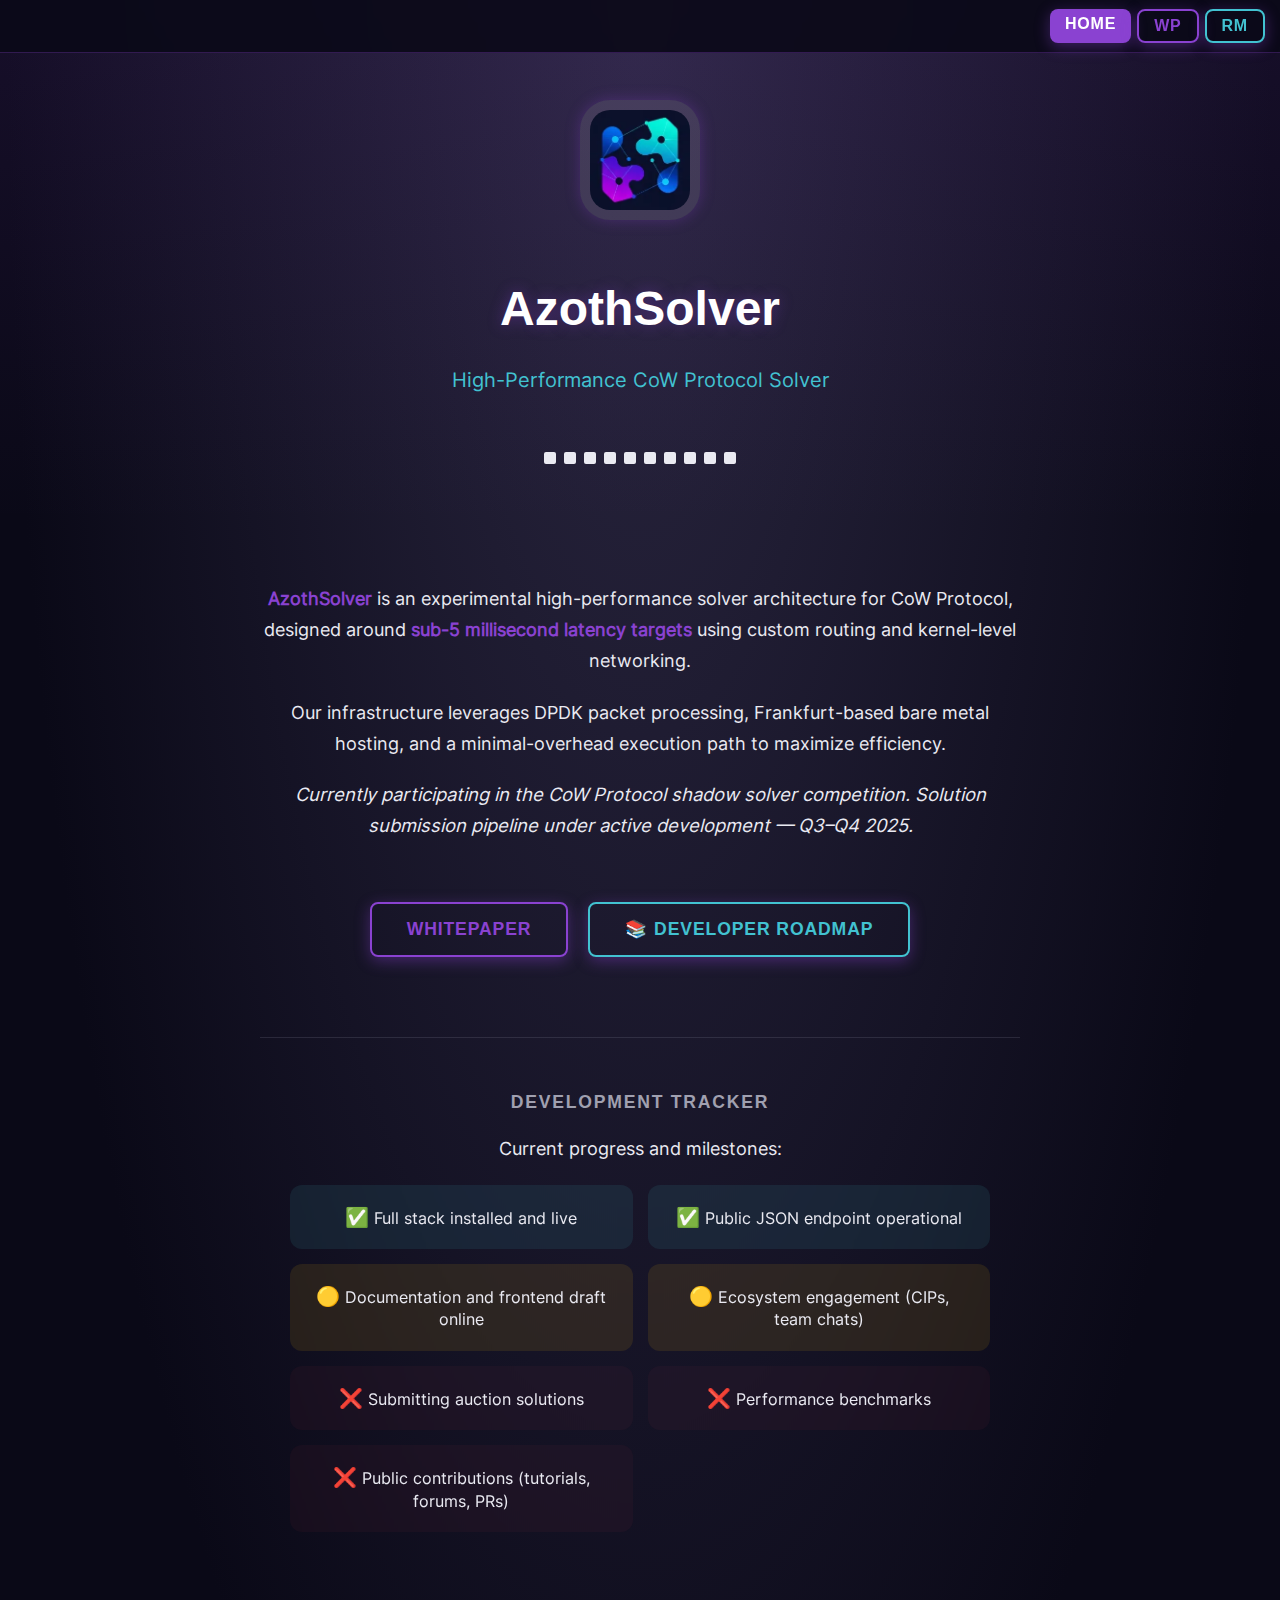
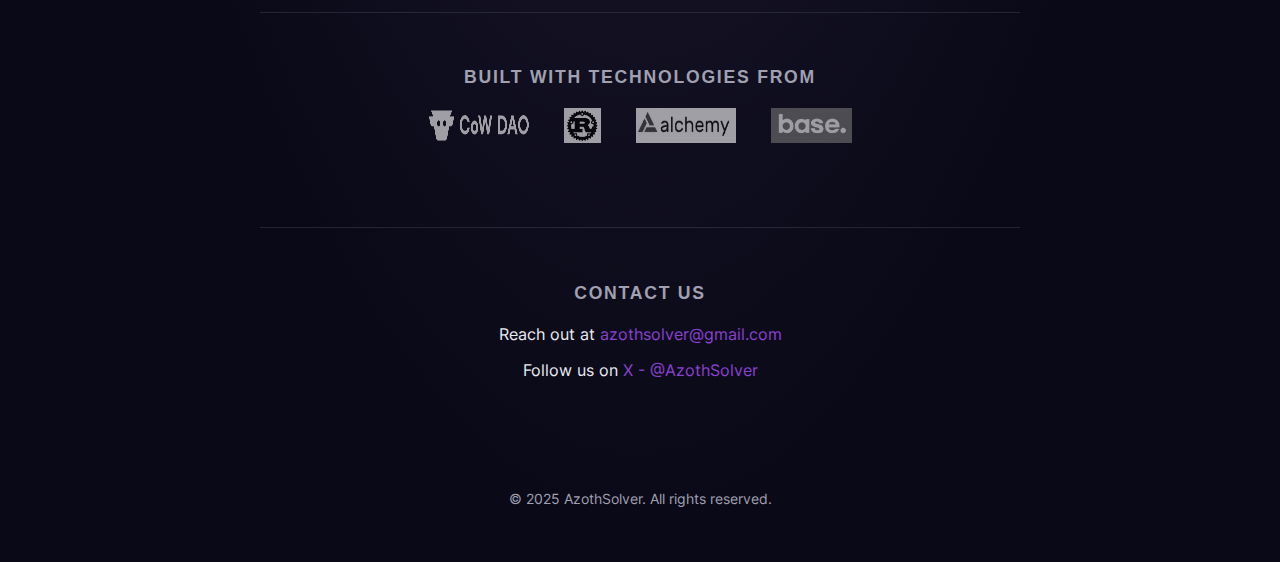
<file: index.html>
<!DOCTYPE html>
<html lang="en">
  <head>
    <meta charset="UTF-8" />
    <meta name="viewport" content="width=device-width, initial-scale=1.0" />
    <meta name="description" content="AzothSolver: Experimental high-performance solver architecture for CoW Protocol with sub-5 millisecond latency targets and kernel-level networking." />
    <meta property="og:title" content="AzothSolver">
    <meta property="og:description" content="High-frequency trading solver for CoW Protocol.">
    <meta property="og:image" content="assets/images/logo.webp">
    <title>AzothSolver</title>
  
    <!-- Preload assets -->
    <link rel="preload" href="assets/images/logo.webp" as="image">
    <link rel="preload" href="assets/images/cow-dao-logo.webp" as="image">
    <link rel="preload" href="assets/images/rust-logo.webp" as="image">
    <link rel="preload" href="assets/images/alchemy-logo.webp" as="image">
    <link rel="preload" href="assets/images/base-logo.webp" as="image">
    <link rel="preload" href="assets/fonts/inter-400.woff2" as="font" type="font/woff2" crossorigin>
    <link rel="preload" href="assets/fonts/inter-700.woff2" as="font" type="font/woff2" crossorigin>
    <link rel="preload" href="assets/fonts/space-grotesk-700.woff2" as="font" type="font/woff2" crossorigin>
  
    <!-- Link to external CSS file -->
    <link rel="stylesheet" href="assets/css/styles.css">
  </head>

<body>
  <nav class="top-nav">
    <a href="/" class="nav-button">Home</a>
    <a href="/whitepaper.html" class="nav-button secondary">WP</a>
    <a href="/roadmap.html" class="nav-button tertiary">RM</a>
  </nav>
  <header>
    <img src="assets/images/logo.webp" alt="AzothSolver Logo" class="logo" width="120" height="120" />
    <h1>AzothSolver</h1>
    <p class="tagline">High-Performance CoW Protocol Solver</p>
    <div class="pixel-bar">
      <div class="pixel" style="--n:1"></div>
      <div class="pixel" style="--n:2"></div>
      <div class="pixel" style="--n:3"></div>
      <div class="pixel" style="--n:4"></div>
      <div class="pixel" style="--n:5"></div>
      <div class="pixel" style="--n:6"></div>
      <div class="pixel" style="--n:7"></div>
      <div class="pixel" style="--n:8"></div>
      <div class="pixel" style="--n:9"></div>
      <div class="pixel" style="--n:10"></div>
    </div>
  </header>

  <main>
    <section class="pitch">
      <p><span class="highlight">AzothSolver</span> is an experimental high-performance solver architecture for CoW Protocol, designed around <span class="highlight">sub-5 millisecond latency targets</span> using custom routing and kernel-level networking.</p>
      <p>Our infrastructure leverages DPDK packet processing, Frankfurt-based bare metal hosting, and a minimal-overhead execution path to maximize efficiency.</p>
      <p><em>Currently participating in the CoW Protocol shadow solver competition. Solution submission pipeline under active development — Q3–Q4 2025.</em></p>
    </section>

    <section class="whitepaper-cta">
      <a href="/whitepaper.html" class="cta-button secondary">
        WhitePaper
      </a>
      
      <a href="/roadmap.html" class="cta-button tertiary">
        📚 Developer Roadmap
      </a>
    </section>

    <section class="dev-tracker">
      <h2>Development Tracker</h2>
      <p>Current progress and milestones:</p>
      <div class="tracker-grid">
        <div class="tracker-item completed">
          <span class="status-icon">✅</span>
          <span class="task-text">Full stack installed and live</span>
        </div>
        <div class="tracker-item completed">
          <span class="status-icon">✅</span>
          <span class="task-text">Public JSON endpoint operational</span>
        </div>
        <div class="tracker-item in-progress">
          <span class="status-icon">🟡</span>
          <span class="task-text">Documentation and frontend draft online</span>
        </div>
        <div class="tracker-item in-progress">
          <span class="status-icon">🟡</span>
          <span class="task-text">Ecosystem engagement (CIPs, team chats)</span>
        </div>
        <div class="tracker-item pending">
          <span class="status-icon">❌</span>
          <span class="task-text">Submitting auction solutions</span>
        </div>
        <div class="tracker-item pending">
          <span class="status-icon">❌</span>
          <span class="task-text">Performance benchmarks</span>
        </div>
        <div class="tracker-item pending">
          <span class="status-icon">❌</span>
          <span class="task-text">Public contributions (tutorials, forums, PRs)</span>
        </div>
      </div>
    </section>

    <section class="partners">
      <h2>Built With Technologies From</h2>
      <div class="partner-logos">
        <a href="https://cow.fi/" target="_blank" rel="noopener noreferrer">
          <img src="assets/images/cow-dao-logo.webp" alt="CoW Protocol">
        </a>
        <a href="https://www.rust-lang.org/" target="_blank" rel="noopener noreferrer">
          <img src="assets/images/rust-logo.webp" alt="Rust">
        </a>
        <a href="https://www.alchemy.com/" target="_blank" rel="noopener noreferrer">
          <img src="assets/images/alchemy-logo.webp" alt="Alchemy">
        </a>
        <a href="https://www.base.org/" target="_blank" rel="noopener noreferrer">
          <img src="assets/images/base-logo.webp" alt="Base">
        </a>
      </div>
    </section>

    <section class="contact">
      <h2>Contact Us</h2>
      <p>Reach out at <a href="mailto:azothsolver@gmail.com" class="contact-link">azothsolver@gmail.com</a></p>
      <p>Follow us on <a href="https://x.com/AzothSolver" class="contact-link" target="_blank" rel="noopener noreferrer">X - @AzothSolver</a></p>
    </section>
  </main>

  <footer>
    <p>© 2025 AzothSolver. All rights reserved.</p>
  </footer>
  <button id="back-to-top" class="back-to-top" aria-label="Back to Top">↑</button>
  <script>
    // Show/hide back-to-top button based on scroll position
    window.addEventListener('scroll', () => {
      const button = document.getElementById('back-to-top');
      if (window.scrollY > 300) { // Show button after scrolling 300px
        button.classList.add('visible');
      } else {
        button.classList.remove('visible');
      }
    });
  
    // Smooth scroll to top when button is clicked
    document.getElementById('back-to-top').addEventListener('click', () => {
      window.scrollTo({ top: 0, behavior: 'smooth' });
    });
  </script>
</body>
</html>
</file>
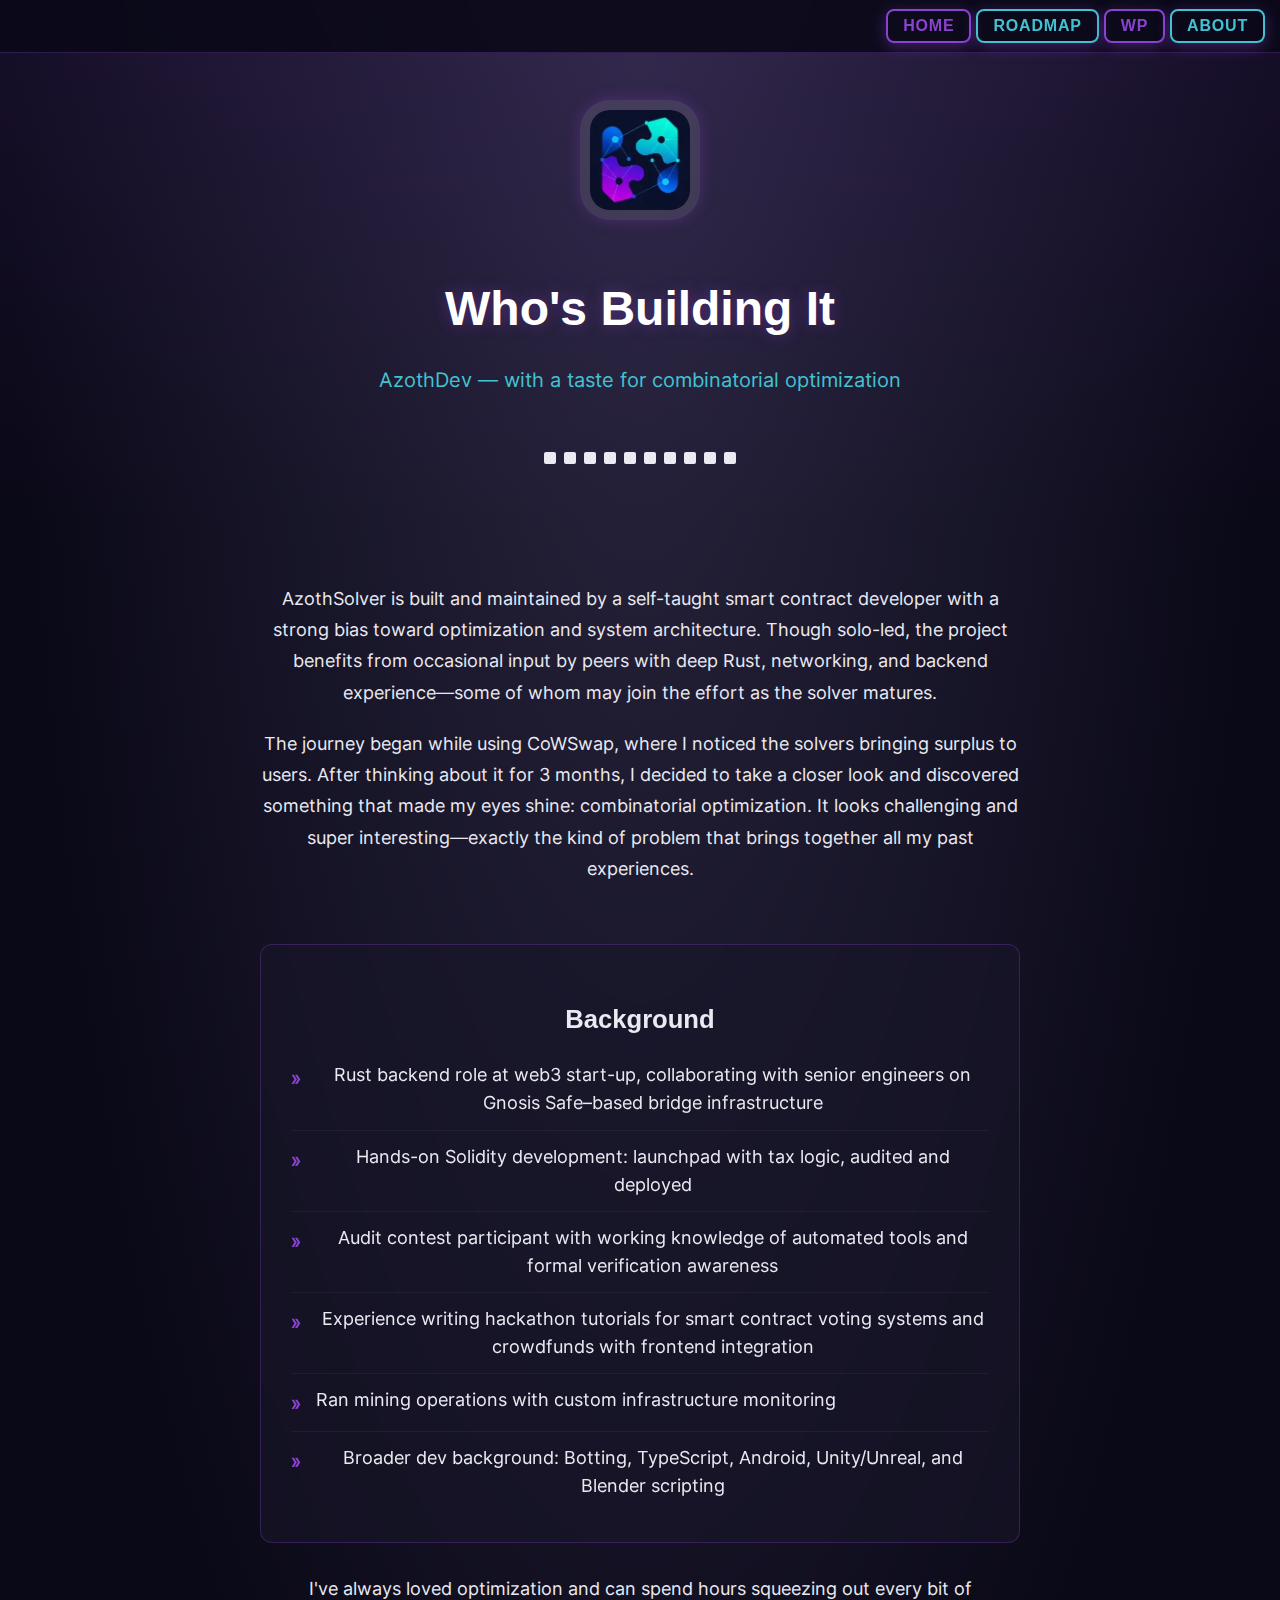
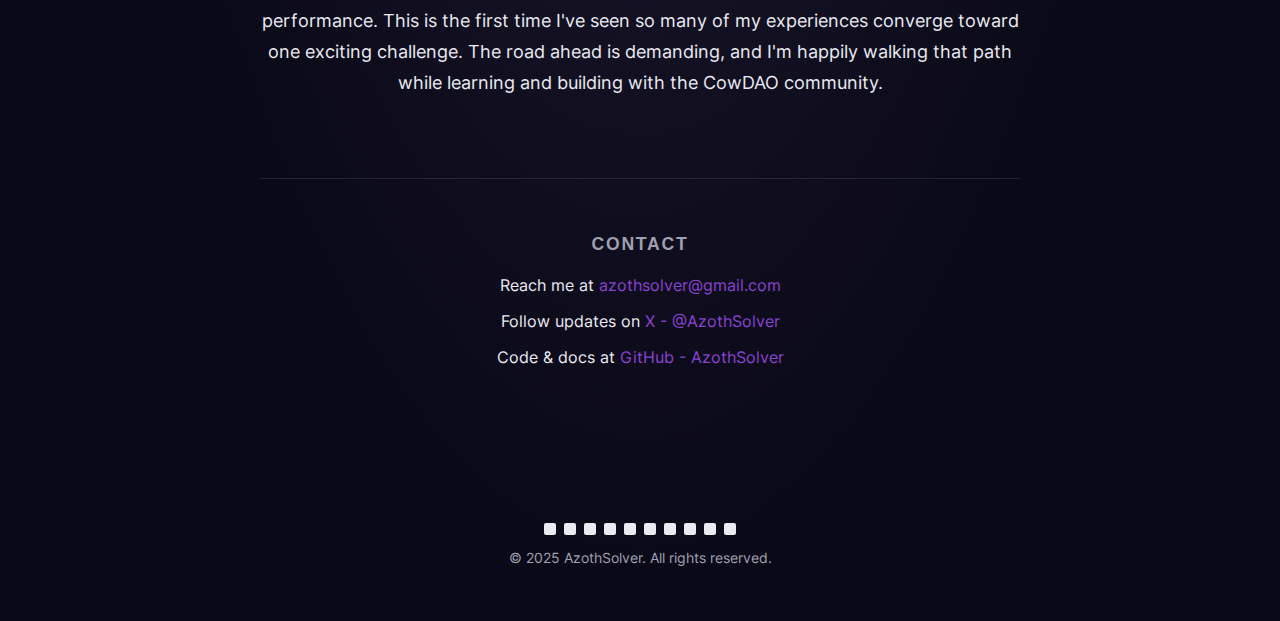
<file: about.html>
<!DOCTYPE html>
<html lang="en">

<head>
  <meta charset="UTF-8" />
  <meta name="viewport" content="width=device-width, initial-scale=1.0" />
  <meta name="description"
    content="About AzothSolver: Learn about our high-performance CoW Protocol solver, its architecture, and the developer's expertise in smart contract security and latency optimization." />

  <!-- Open Graph Tags -->
  <meta property="og:title" content="About AzothSolver: CoW Protocol Solver" />
  <meta property="og:description"
    content="Discover AzothSolver, a latency-optimized CoW Protocol solver built in Rust, and learn about the developer's expertise in smart contract security and system optimization." />
  <meta property="og:image" content="https://azothsolver-web.vercel.app/assets/images/twitter-card.webp" />
  <meta property="og:image:alt" content="AzothSolver About Page" />
  <meta property="og:image:width" content="1200" />
  <meta property="og:image:height" content="630" />
  <meta property="og:type" content="website" />
  <meta property="og:url" content="https://azothsolver-web.vercel.app/about.html" />
  <meta property="og:site_name" content="AzothSolver" />

  <!-- Twitter/X Card Tags -->
  <meta name="twitter:card" content="summary_large_image" />
  <meta name="twitter:site" content="@AzothSolver" />
  <meta name="twitter:creator" content="@AzothSolver" />
  <meta name="twitter:title" content="About AzothSolver: CoW Protocol Solver" />
  <meta name="twitter:description"
    content="Discover AzothSolver, a latency-optimized CoW Protocol solver built in Rust, and learn about the developer's expertise in smart contract security and system optimization." />
  <meta name="twitter:image" content="https://azothsolver-web.vercel.app/assets/images/twitter-card.webp" />
  <meta name="twitter:image:alt" content="AzothSolver About Page" />

  <title>About AzothSolver: CoW Protocol Solver</title>

  <!-- Favicon and PWA Icons -->
  <link rel="icon" href="https://azothsolver-web.vercel.app/assets/images/favicon/favicon.ico" type="image/x-icon" />
  <link rel="apple-touch-icon" sizes="180x180"
    href="https://azothsolver-web.vercel.app/assets/images/favicon/apple-touch-icon.png" />
  <link rel="icon" type="image/png" sizes="32x32"
    href="https://azothsolver-web.vercel.app/assets/images/favicon/favicon-32x32.png" />
  <link rel="icon" type="image/png" sizes="16x16"
    href="https://azothsolver-web.vercel.app/assets/images/favicon/favicon-16x16.png" />
  <link rel="manifest" href="https://azothsolver-web.vercel.app/assets/images/favicon/site.webmanifest" />

  <!-- Link to external CSS file -->
  <link rel="stylesheet" href="assets/css/styles.css" />
</head>

<body>

  <nav class="top-nav">
    <a href="/" class="mini-logo-link">
      <img src="assets/images/logo.webp" alt="AzothSolver Logo" class="mini-logo" width="36" height="36" />
    </a>

    <div class="nav-buttons">
      <a href="/" class="nav-button secondary" aria-label="Home">
        home </a>
      <a href="/roadmap.html" class="nav-button tertiary">roadmap</a>
      <a href="/whitepaper.html" class="nav-button secondary">wp</a>
      <a href="/about.html" class="nav-button tertiary">about</a>
    </div>
  </nav>

  <header>
    <a href="/index.html">
      <img src="assets/images/logo.webp" alt="AzothSolver Logo" class="logo" width="120" height="120" />
    </a>
    <h1>Who's Building It</h1>
    <p class="tagline">AzothDev — with a taste for combinatorial optimization</p>

    <div class="pixel-bar">
      <div class="pixel" style="--n:1"></div>
      <div class="pixel" style="--n:2"></div>
      <div class="pixel" style="--n:3"></div>
      <div class="pixel" style="--n:4"></div>
      <div class="pixel" style="--n:5"></div>
      <div class="pixel" style="--n:6"></div>
      <div class="pixel" style="--n:7"></div>
      <div class="pixel" style="--n:8"></div>
      <div class="pixel" style="--n:9"></div>
      <div class="pixel" style="--n:10"></div>
    </div>
  </header>

  <main>
    <section class="content-section">
      <p>AzothSolver is built and maintained by a self-taught smart contract developer with a strong bias toward optimization and system architecture. Though solo-led, the project benefits from occasional input by peers with deep Rust, networking, and backend experience—some of whom may join the effort as the solver matures.</p>

      <p>The journey began while using CoWSwap, where I noticed the solvers bringing surplus to users. After thinking about it for 3 months, I decided to take a closer look and discovered something that made my eyes shine: combinatorial optimization. It looks challenging and super interesting—exactly the kind of problem that brings together all my past experiences.</p>
    </section>

    <section class="content-list">
      <h3>Background</h3>
      <ul>
        <li>Rust backend role at web3 start-up, collaborating with senior engineers on Gnosis Safe–based bridge infrastructure</li>
        <li>Hands-on Solidity development: launchpad with tax logic, audited and deployed</li>
        <li>Audit contest participant with working knowledge of automated tools and formal verification awareness</li>
        <li>Experience writing hackathon tutorials for smart contract voting systems and crowdfunds with frontend integration</li>
        <li>Ran mining operations with custom infrastructure monitoring</li>
        <li>Broader dev background: Botting, TypeScript, Android, Unity/Unreal, and Blender scripting</li>
      </ul>
    </section>

    <section class="content-section">
      <p>I've always loved optimization and can spend hours squeezing out every bit of performance. This is the first time I've seen so many of my experiences converge toward one exciting challenge. The road ahead is demanding, and I'm happily walking that path while learning and building with the CowDAO community.</p>
    </section>

    <section class="contact">
      <h2>Contact</h2>
      <p>
        Reach me at <a href="mailto:azothsolver@gmail.com" class="contact-link">azothsolver@gmail.com</a>
      </p>
      <p>
        Follow updates on <a href="https://x.com/AzothSolver" target="_blank" class="contact-link">X - @AzothSolver</a>
      </p>
      <p>
        Code & docs at <a href="https://github.com/AzothSolver" target="_blank" class="contact-link">GitHub -
          AzothSolver</a>
      </p>
    </section>
  </main>

  <footer>
    <div class="pixel-bar">
      <div class="pixel" style="--n:1"></div>
      <div class="pixel" style="--n:2"></div>
      <div class="pixel" style="--n:3"></div>
      <div class="pixel" style="--n:4"></div>
      <div class="pixel" style="--n:5"></div>
      <div class="pixel" style="--n:6"></div>
      <div class="pixel" style="--n:7"></div>
      <div class="pixel" style="--n:8"></div>
      <div class="pixel" style="--n:9"></div>
      <div class="pixel" style="--n:10"></div>
    </div>
    <p>© 2025 AzothSolver. All rights reserved.</p>
  </footer>

  <button id="back-to-top" class="back-to-top" aria-label="Back to Top">↑</button>
  <script>
    const miniLogo = document.querySelector('.mini-logo');
    const header = document.querySelector('header');

    const observer = new IntersectionObserver(
      ([entry]) => {
        if (!entry.isIntersecting) {
          miniLogo.classList.add('visible');
        } else {
          miniLogo.classList.remove('visible');
        }
      },
      { rootMargin: "-80px 0px 0px 0px" } // triggers a bit earlier
    );

    observer.observe(header);
  </script>

<script>
  // Show/hide back-to-top button based on scroll position
  window.addEventListener('scroll', () => {
    const button = document.getElementById('back-to-top');
    if (window.scrollY > 300) { // Show button after scrolling 300px
      button.classList.add('visible');
    } else {
      button.classList.remove('visible');
    }
  });

  // Smooth scroll to top when button is clicked
  document.getElementById('back-to-top').addEventListener('click', () => {
    window.scrollTo({ top: 0, behavior: 'smooth' });
  });
</script>
</body>

</html>
</file>
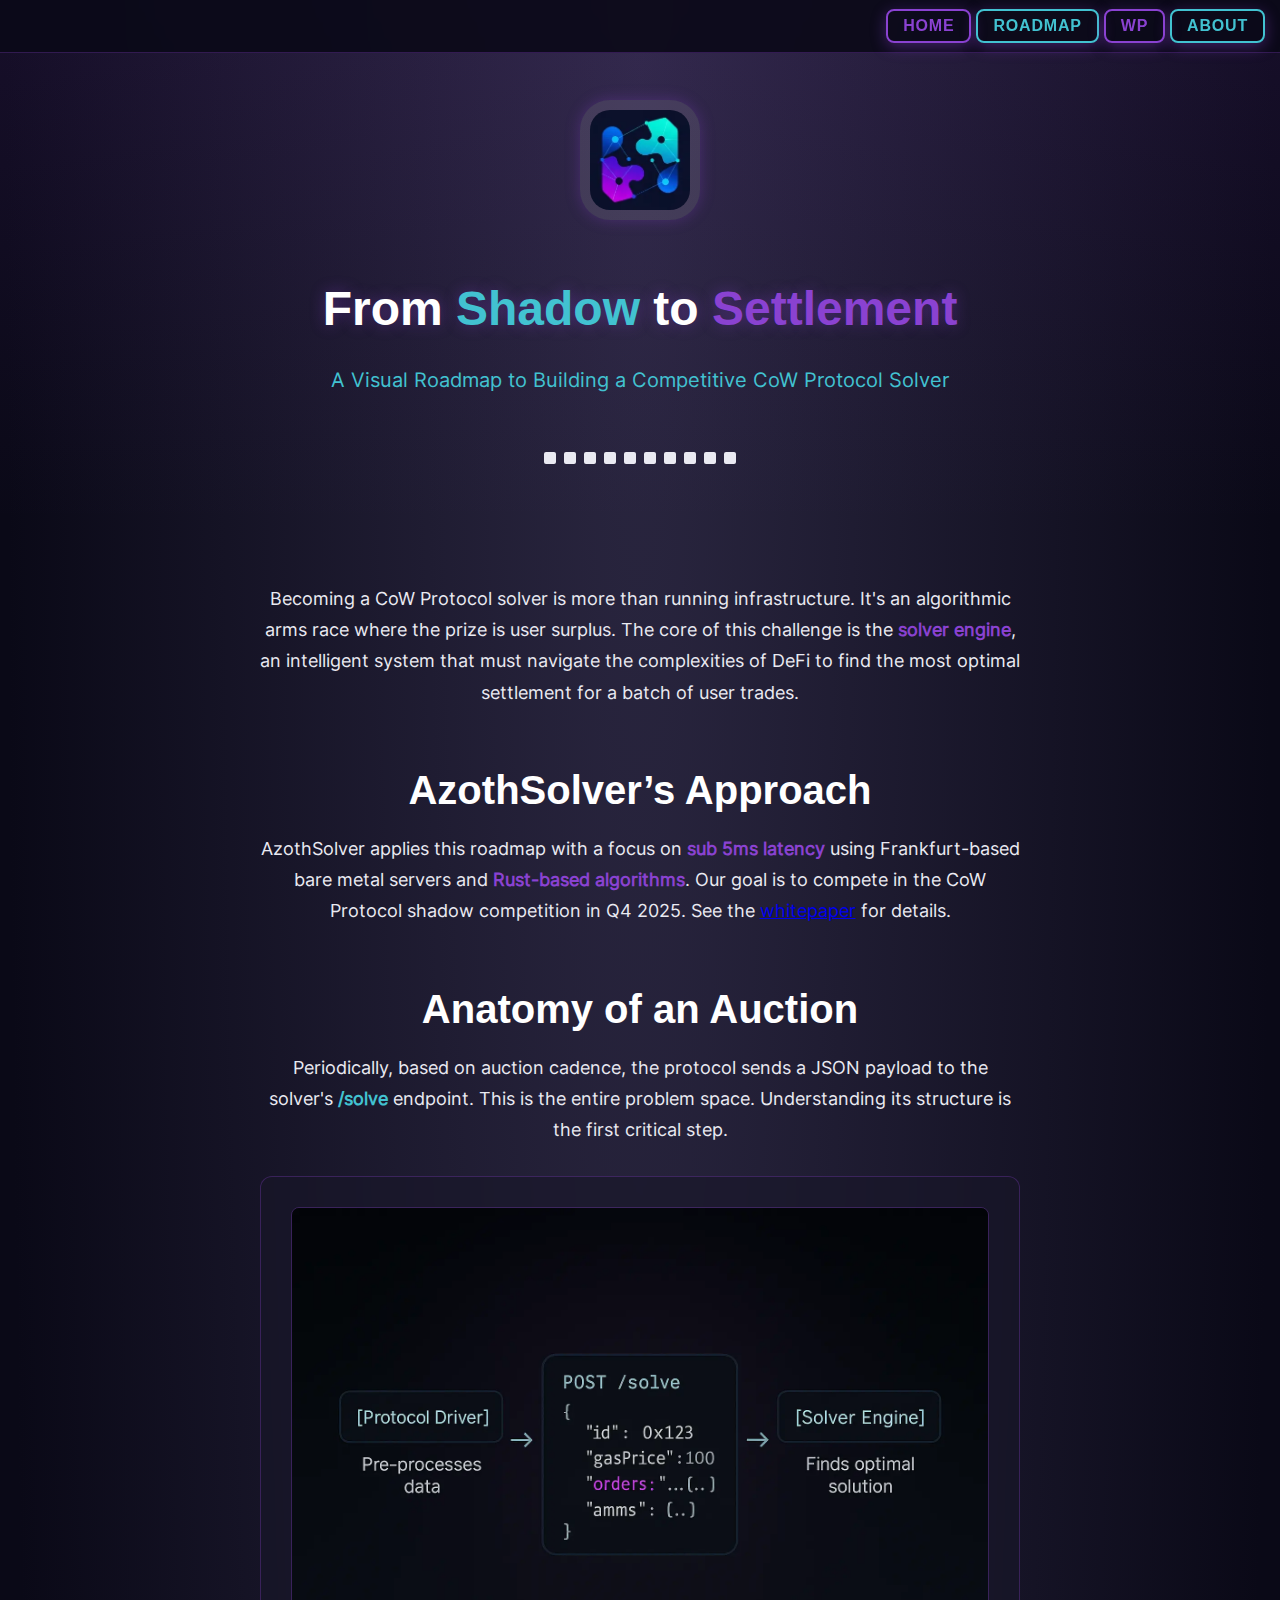
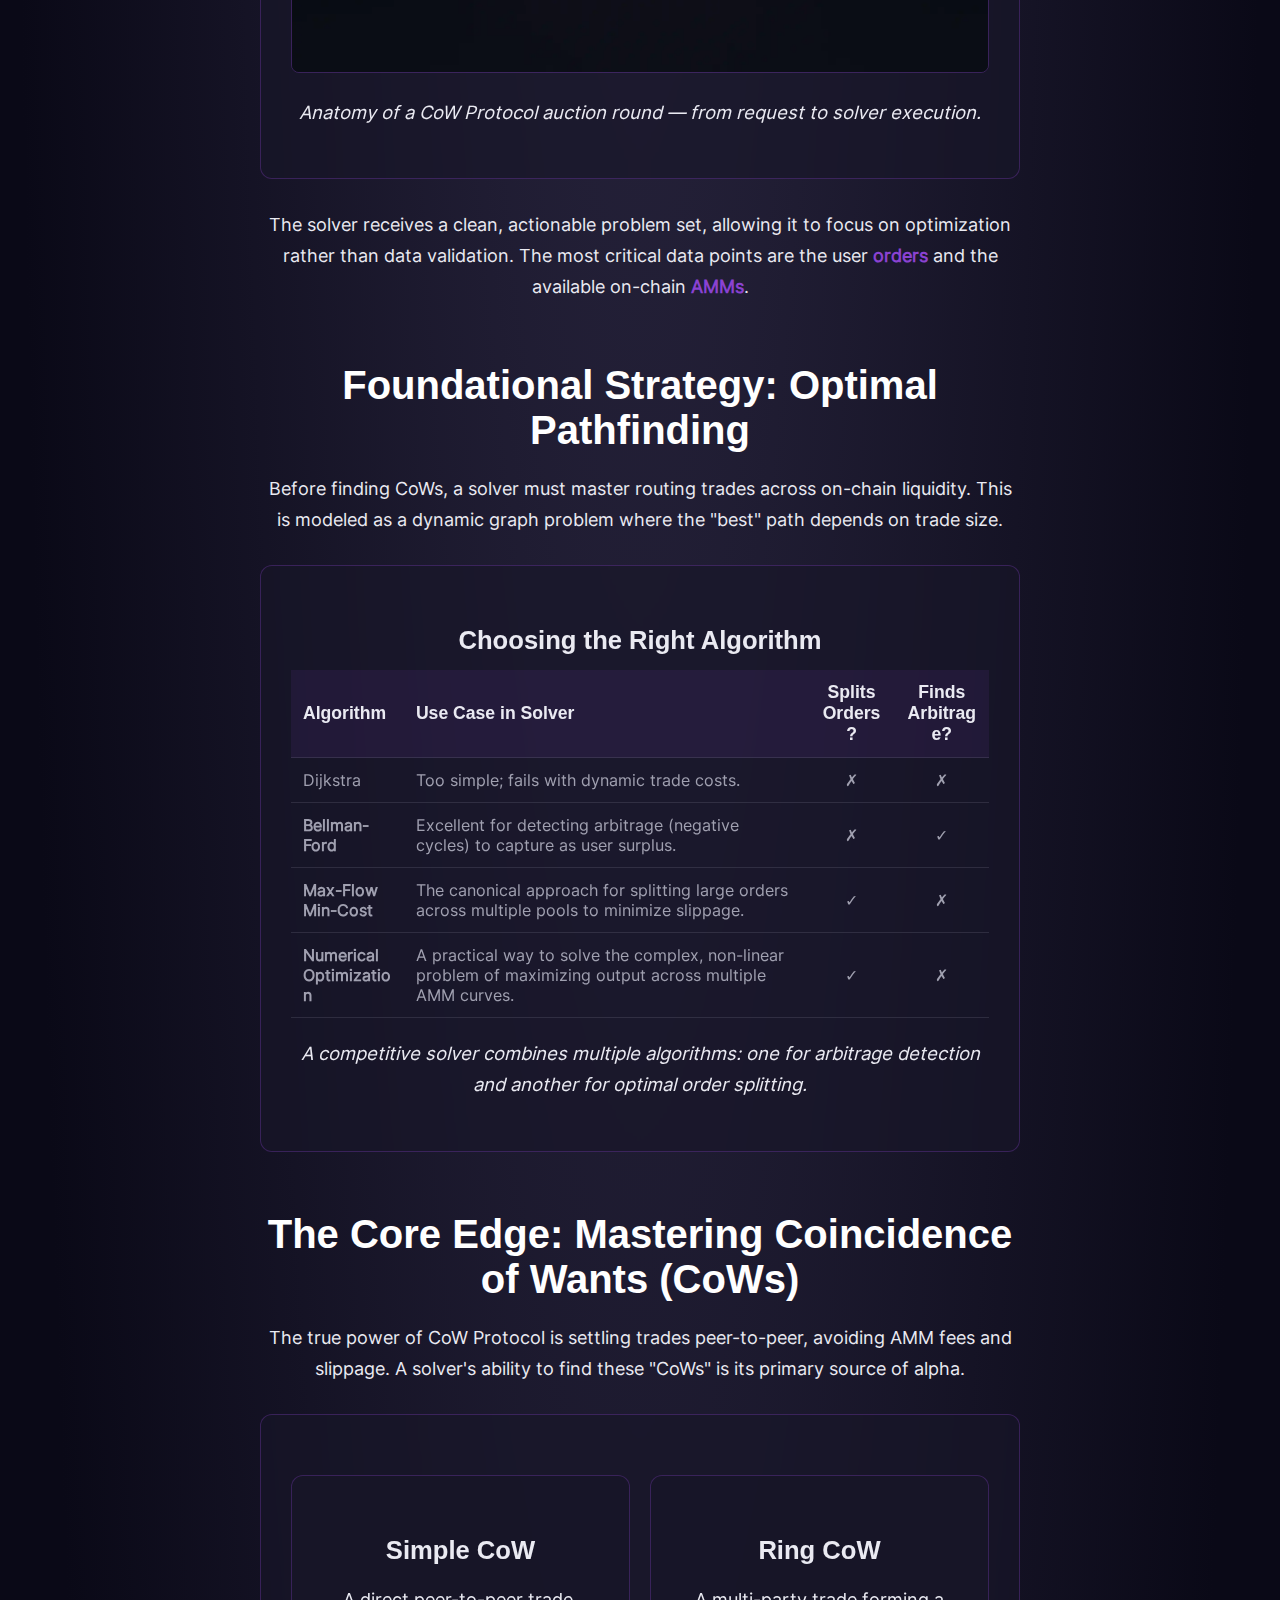
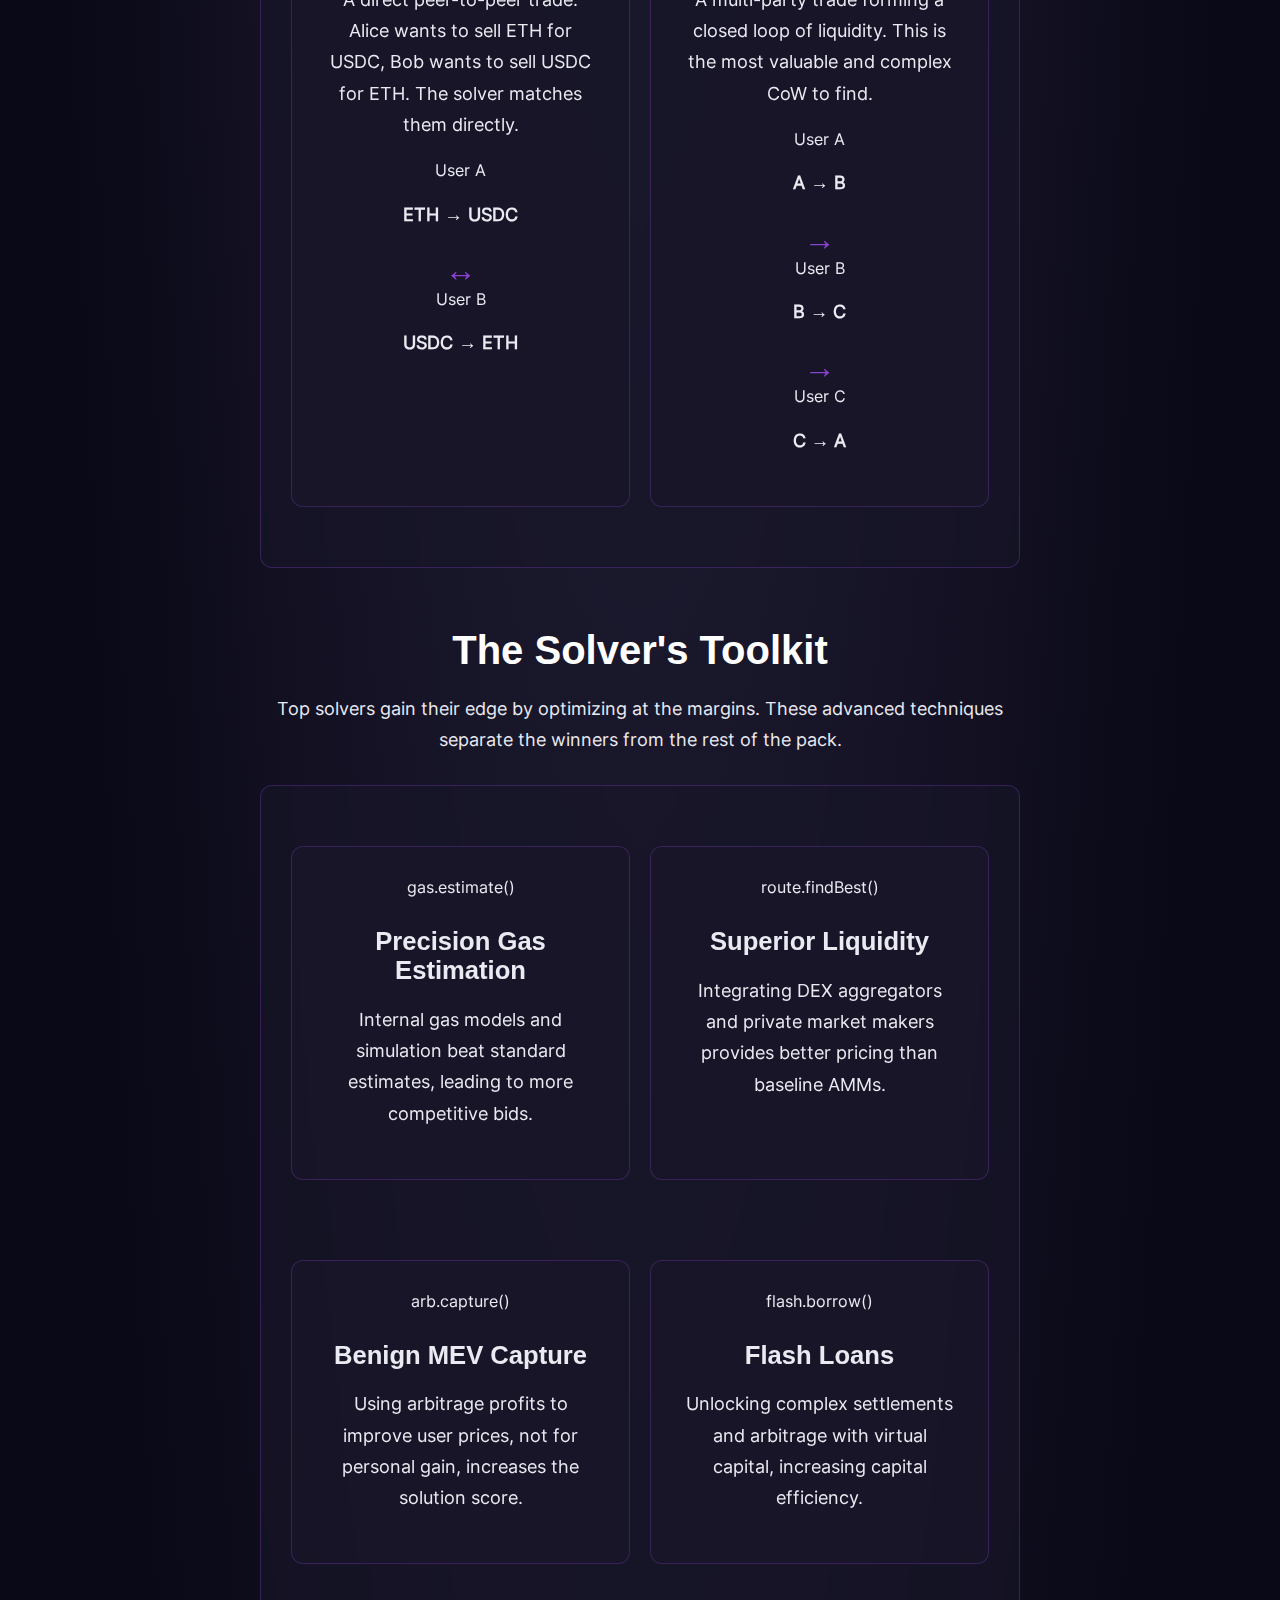
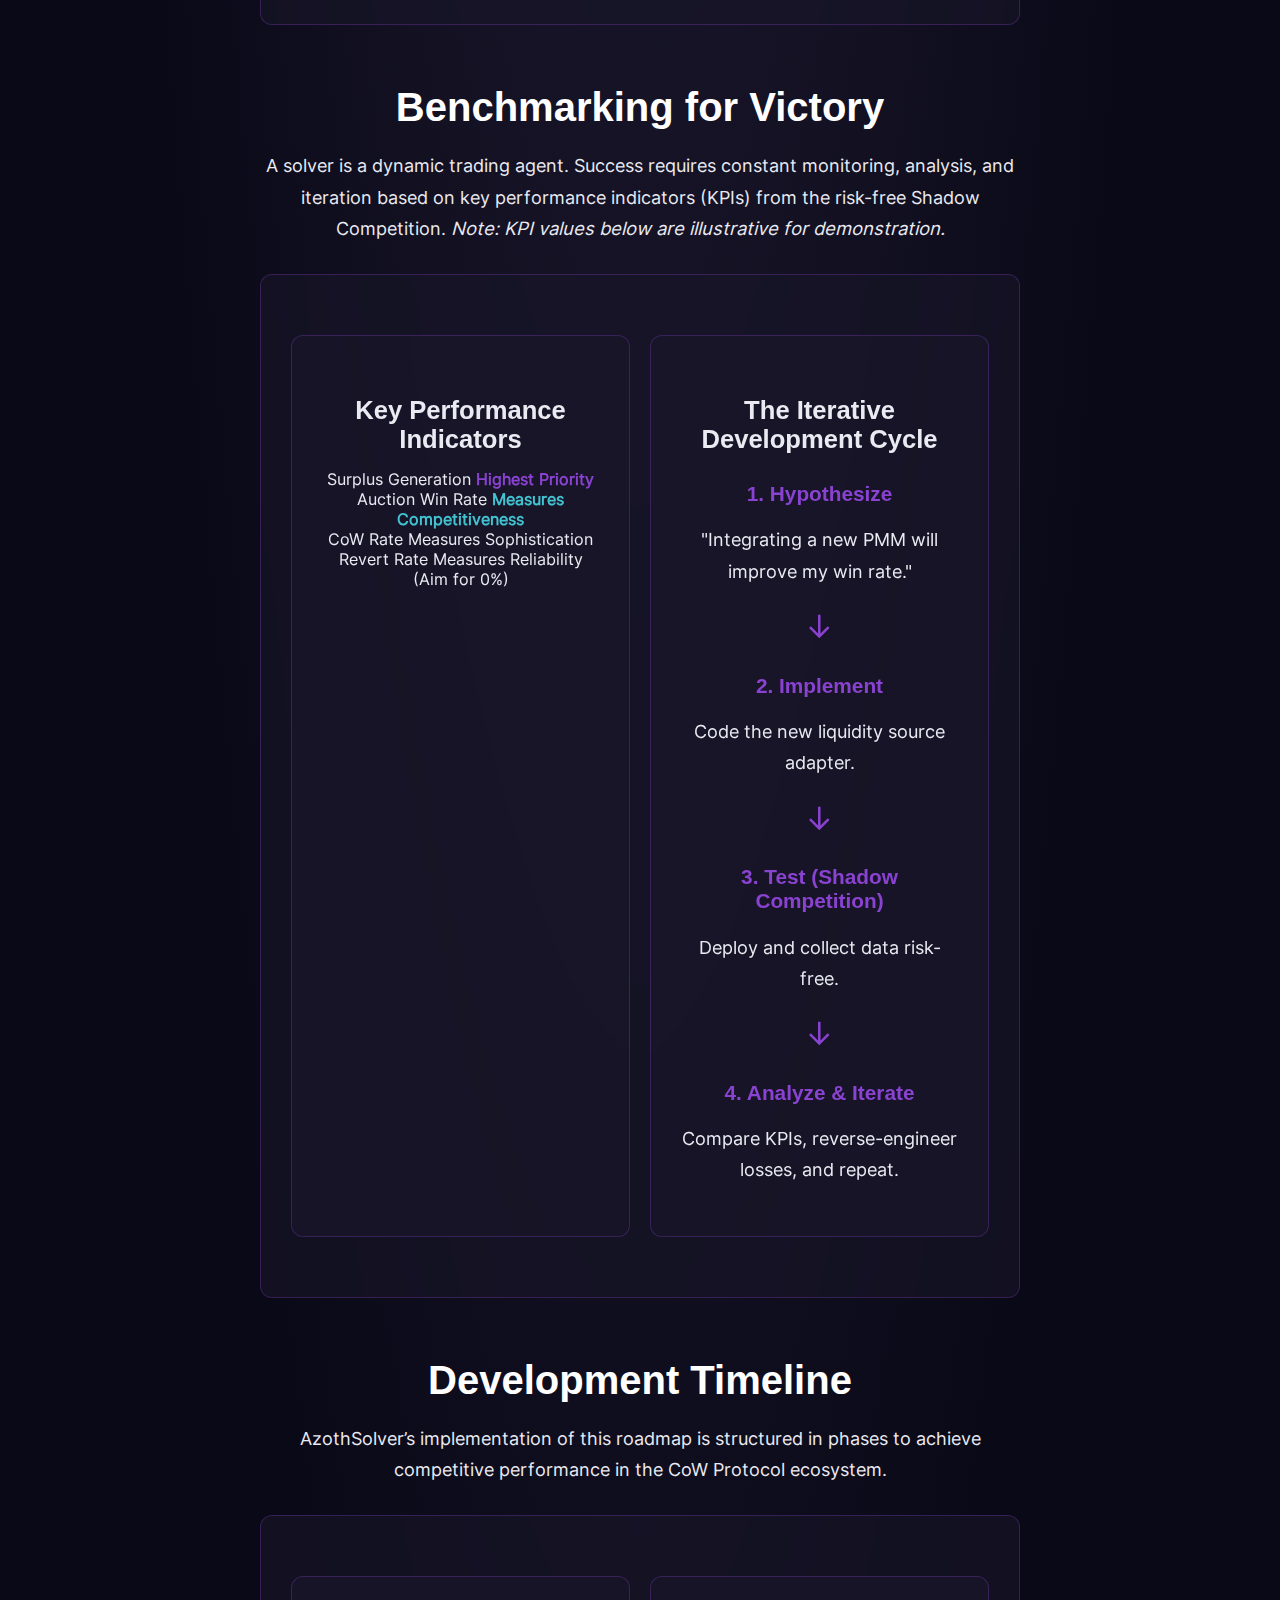
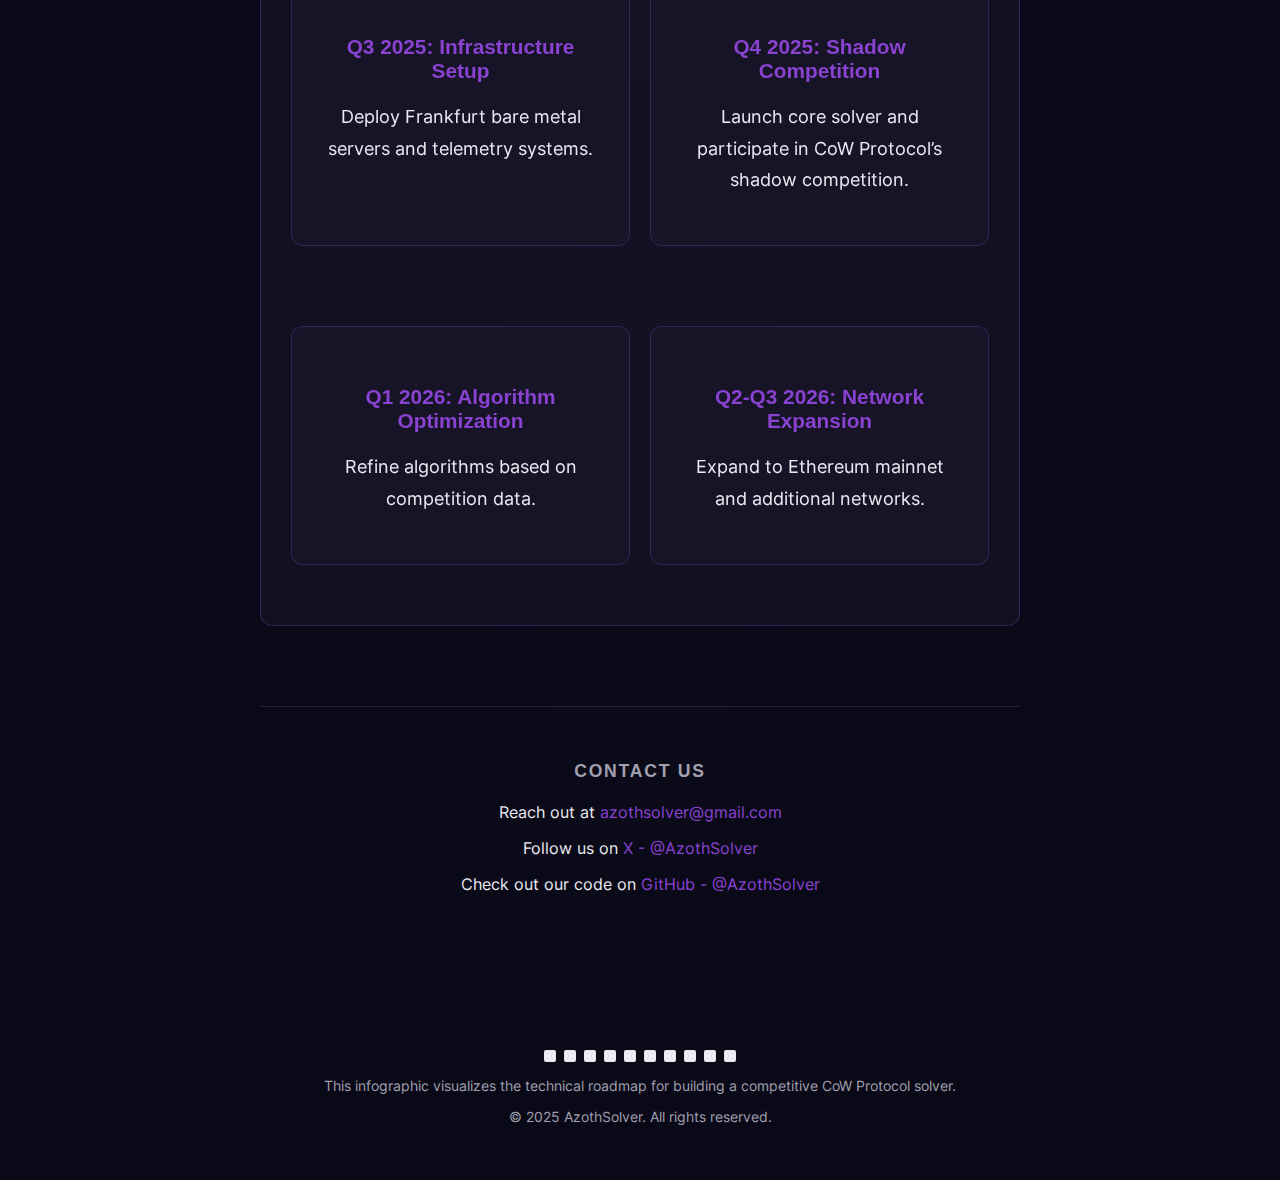
<file: roadmap.html>
<!DOCTYPE html>
<html lang="en">

<head>
    <meta charset="UTF-8" />
    <meta name="viewport" content="width=device-width, initial-scale=1.0" />
    <meta name="description"
        content="AzothSolver Roadmap: A visual guide to building a competitive CoW Protocol solver, covering auction anatomy, pathfinding, and advanced techniques." />

    <meta property="og:title" content="AzothSolver: CoW Protocol Solver Roadmap" />
    <meta property="og:description"
        content="Visual guide to building a high-performance CoW Protocol solver, covering auctions, pathfinding, and advanced techniques." />
    <meta property="og:image" content="https://azothsolver-web.vercel.app/assets/images/twitter-card.webp" />
    <meta property="og:image:alt" content="AzothSolver Roadmap" />
    <meta property="og:image:width" content="1200" />
    <meta property="og:image:height" content="630" />
    <meta property="og:type" content="article" />
    <meta property="og:url" content="https://azothsolver-web.vercel.app/roadmap.html" />
    <meta property="og:site_name" content="AzothSolver" />

    <meta name="twitter:card" content="summary_large_image" />
    <meta name="twitter:site" content="@AzothSolver" />
    <meta name="twitter:creator" content="@AzothSolver" />
    <meta name="twitter:title" content="AzothSolver: CoW Protocol Solver Roadmap" />
    <meta name="twitter:description"
        content="Visual guide to building a high-performance CoW Protocol solver, covering auctions, pathfinding, and advanced techniques." />
    <meta name="twitter:image" content="https://azothsolver-web.vercel.app/assets/images/twitter-card.webp" />
    <meta name="twitter:image:alt" content="AzothSolver Roadmap" />

    <title>AzothSolver: CoW Protocol Solver Roadmap</title>

    <link rel="icon" href="https://azothsolver-web.vercel.app/assets/images/favicon/favicon.ico" type="image/x-icon" />
    <link rel="apple-touch-icon" sizes="180x180"
        href="https://azothsolver-web.vercel.app/assets/images/favicon/apple-touch-icon.png" />
    <link rel="icon" type="image/png" sizes="32x32"
        href="https://azothsolver-web.vercel.app/assets/images/favicon/favicon-32x32.png" />
    <link rel="icon" type="image/png" sizes="16x16"
        href="https://azothsolver-web.vercel.app/assets/images/favicon/favicon-16x16.png" />
    <link rel="manifest" href="https://azothsolver-web.vercel.app/assets/images/favicon/site.webmanifest" />

    
    <link rel="stylesheet" href="assets/css/styles.css" />
</head>

<body id="top">
    
    <nav class="top-nav">
        <a href="/" class="mini-logo-link">
          <img src="assets/images/logo.webp" alt="AzothSolver Logo" class="mini-logo" width="36" height="36" />
        </a>
    
        <div class="nav-buttons">
          <a href="/" class="nav-button secondary" aria-label="Home">
            home </a>
          <a href="/roadmap.html" class="nav-button tertiary">roadmap</a>
          <a href="/whitepaper.html" class="nav-button secondary">wp</a>
          <a href="/about.html" class="nav-button tertiary">about</a>
    
        </div>
      </nav>

    <header>
        <a href="/index.html">
            <img src="/assets/images/logo.webp" alt="AzothSolver Logo" class="logo" width="120" height="120" />
        </a>
        <h1>From <span class="accent-text">Shadow</span> to <span class="highlight">Settlement</span></h1>
        <p class="tagline">A Visual Roadmap to Building a Competitive CoW Protocol Solver</p>
        <div class="pixel-bar">
            <div class="pixel" style="--n:1"></div>
            <div class="pixel" style="--n:2"></div>
            <div class="pixel" style="--n:3"></div>
            <div class="pixel" style="--n:4"></div>
            <div class="pixel" style="--n:5"></div>
            <div class="pixel" style="--n:6"></div>
            <div class="pixel" style="--n:7"></div>
            <div class="pixel" style="--n:8"></div>
            <div class="pixel" style="--n:9"></div>
            <div class="pixel" style="--n:10"></div>
        </div>
    </header>
    <main>

        <section class="content-section">
            <p>Becoming a CoW Protocol solver is more than running infrastructure. It's an algorithmic arms race where
                the prize is user surplus. The core of this challenge is the <span class="highlight">solver
                    engine</span>, an intelligent system that must navigate the complexities of DeFi to find the most
                optimal settlement for a batch of user trades.</p>
        </section>
        <section class="content-section">
            <h2>AzothSolver’s Approach</h2>
            <p>AzothSolver applies this roadmap with a focus on <span class="highlight">sub 5ms latency</span> using
                Frankfurt-based bare metal servers and <span class="highlight">Rust-based algorithms</span>. Our goal is
                to compete in the CoW Protocol shadow competition in Q4 2025. See the <a
                    href="/whitepaper.html">whitepaper</a> for details.</p>
        </section>
        <section class="content-section">
            <h2>Anatomy of an Auction</h2>
            <p>Periodically, based on auction cadence, the protocol sends a JSON payload to the solver's <span
                    class="accent-text">/solve</span> endpoint. This is the entire problem space. Understanding its
                structure is the first critical step.</p>
                <div class="frosted-box" style="text-align: center;">
                    <img src="assets/images/anatomy-auction.webp" alt="Anatomy of an Auction diagram"
                         style="max-width: 100%; height: auto; border-radius: 8px; border: 1px solid rgba(138,66,209,0.3);" />
                    <p class="footnote">Anatomy of a CoW Protocol auction round — from request to solver execution.</p>
                  </div>
            <p>The solver receives a clean, actionable problem set, allowing it to focus on optimization rather than
                data validation. The most critical data points are the user <span class="highlight">orders</span> and
                the available on-chain <span class="highlight">AMMs</span>.</p>
        </section>
        <section class="content-section">
            <h2>Foundational Strategy: Optimal Pathfinding</h2>
            <p>Before finding CoWs, a solver must master routing trades across on-chain liquidity. This is modeled as a
                dynamic graph problem where the "best" path depends on trade size.</p>
            <div class="specs-table">
                <h3>Choosing the Right Algorithm</h3>
                <table>
                    <thead>
                        <tr>
                            <th>Algorithm</th>
                            <th>Use Case in Solver</th>
                            <th>Splits Orders?</th>
                            <th>Finds Arbitrage?</th>
                        </tr>
                    </thead>
                    <tbody>
                        <tr>
                            <td>Dijkstra</td>
                            <td>Too simple; fails with dynamic trade costs.</td>
                            <td>✗</td>
                            <td>✗</td>
                        </tr>
                        <tr>
                            <td><strong>Bellman-Ford</strong></td>
                            <td>Excellent for detecting arbitrage (negative cycles) to capture as user surplus.</td>
                            <td>✗</td>
                            <td>✓</td>
                        </tr>
                        <tr>
                            <td><strong>Max-Flow Min-Cost</strong></td>
                            <td>The canonical approach for splitting large orders across multiple pools to minimize
                                slippage.</td>
                            <td>✓</td>
                            <td>✗</td>
                        </tr>
                        <tr>
                            <td><strong>Numerical Optimization</strong></td>
                            <td>A practical way to solve the complex, non-linear problem of maximizing output across
                                multiple AMM curves.</td>
                            <td>✓</td>
                            <td>✗</td>
                        </tr>
                    </tbody>
                </table>
                <p class="footnote">A competitive solver combines multiple algorithms: one for arbitrage detection and
                    another for optimal order splitting.</p>
            </div>
        </section>
        <section class="content-section">
            <h2>The Core Edge: Mastering Coincidence of Wants (CoWs)</h2>
            <p>The true power of CoW Protocol is settling trades peer-to-peer, avoiding AMM fees and slippage. A
                solver's ability to find these "CoWs" is its primary source of alpha.</p>
            <div class="content-list card-grid">
                <div class="card-item">
                    <h3>Simple CoW</h3>
                    <p>A direct peer-to-peer trade. Alice wants to sell ETH for USDC, Bob wants to sell USDC for ETH.
                        The solver matches them directly.</p>
                    <div class="cow-participants">
                        <div class="participant">
                            <div class="participant-label">User A</div>
                            <p class="accent-text">ETH → USDC</p>
                        </div>
                        <div class="flow-arrow">↔</div>
                        <div class="participant">
                            <div class="participant-label">User B</div>
                            <p class="accent-text">USDC → ETH</p>
                        </div>
                    </div>
                </div>
                <div class="card-item">
                    <h3>Ring CoW</h3>
                    <p>A multi-party trade forming a closed loop of liquidity. This is the most valuable and complex CoW
                        to find.</p>
                    <div class="cow-participants">
                        <div class="participant">
                            <div class="participant-label">User A</div>
                            <p class="accent-text">A → B</p>
                        </div>
                        <div class="flow-arrow">→</div>
                        <div class="participant">
                            <div class="participant-label">User B</div>
                            <p class="accent-text">B → C</p>
                        </div>
                        <div class="flow-arrow">→</div>
                        <div class="participant">
                            <div class="participant-label">User C</div>
                            <p class="accent-text">C → A</p>
                        </div>
                    </div>
                </div>
            </div>
        </section>
        <section class="content-section">
            <h2>The Solver's Toolkit</h2>
            <p>Top solvers gain their edge by optimizing at the margins. These advanced techniques separate the winners
                from the rest of the pack.</p>
            <div class="content-list card-grid">
                <div class="card-item">
                    <div class="technique-label">gas.estimate()</div>
                    <h3>Precision Gas Estimation</h3>
                    <p>Internal gas models and simulation beat standard estimates, leading to more competitive bids.</p>
                </div>
                <div class="card-item">
                    <div class="technique-label">route.findBest()</div>
                    <h3>Superior Liquidity</h3>
                    <p>Integrating DEX aggregators and private market makers provides better pricing than baseline AMMs.
                    </p>
                </div>
                <div class="card-item">
                    <div class="technique-label">arb.capture()</div>
                    <h3>Benign MEV Capture</h3>
                    <p>Using arbitrage profits to improve user prices, not for personal gain, increases the solution
                        score.</p>
                </div>
                <div class="card-item">
                    <div class="technique-label">flash.borrow()</div>
                    <h3>Flash Loans</h3>
                    <p>Unlocking complex settlements and arbitrage with virtual capital, increasing capital efficiency.
                    </p>
                </div>
            </div>
        </section>
        <section class="content-section">
            <h2>Benchmarking for Victory</h2>
            <p>A solver is a dynamic trading agent. Success requires constant monitoring, analysis, and iteration based
                on key performance indicators (KPIs) from the risk-free Shadow Competition. <em>Note: KPI values below
                    are illustrative for demonstration.</em></p>
            <div class="content-list card-grid">
                <div class="card-item">
                    <h3>Key Performance Indicators</h3>
                    <div class="kpi-item">
                        <div class="kpi-label">
                            <span>Surplus Generation</span>
                            <span class="highlight">Highest Priority</span>
                        </div>
                        <div class="kpi-bar-container">
                            <div class="kpi-bar kpi-bar-surplus" style="width: 95%"></div>
                        </div>
                    </div>
                    <div class="kpi-item">
                        <div class="kpi-label">
                            <span>Auction Win Rate</span>
                            <span class="accent-text">Measures Competitiveness</span>
                        </div>
                        <div class="kpi-bar-container">
                            <div class="kpi-bar kpi-bar-win" style="width: 75%"></div>
                        </div>
                    </div>
                    <div class="kpi-item">
                        <div class="kpi-label">
                            <span>CoW Rate</span>
                            <span>Measures Sophistication</span>
                        </div>
                        <div class="kpi-bar-container">
                            <div class="kpi-bar kpi-bar-cow" style="width: 85%"></div>
                        </div>
                    </div>
                    <div class="kpi-item">
                        <div class="kpi-label">
                            <span>Revert Rate</span>
                            <span>Measures Reliability (Aim for 0%)</span>
                        </div>
                        <div class="kpi-bar-container">
                            <div class="kpi-bar kpi-bar-revert" style="width: 5%"></div>
                        </div>
                    </div>
                </div>
                <div class="card-item">
                    <h3>The Iterative Development Cycle</h3>
                    <div class="development-cycle">
                        <div class="cycle-step">
                            <h4>1. Hypothesize</h4>
                            <p>"Integrating a new PMM will improve my win rate."</p>
                        </div>
                        <div class="flow-arrow">↓</div>
                        <div class="cycle-step">
                            <h4>2. Implement</h4>
                            <p>Code the new liquidity source adapter.</p>
                        </div>
                        <div class="flow-arrow">↓</div>
                        <div class="cycle-step">
                            <h4>3. Test (Shadow Competition)</h4>
                            <p>Deploy and collect data risk-free.</p>
                        </div>
                        <div class="flow-arrow">↓</div>
                        <div class="cycle-step">
                            <h4>4. Analyze & Iterate</h4>
                            <p>Compare KPIs, reverse-engineer losses, and repeat.</p>
                        </div>
                    </div>
                </div>
            </div>
        </section>
        <section class="content-section">
            <h2>Development Timeline</h2>
            <p>AzothSolver’s implementation of this roadmap is structured in phases to achieve competitive performance
                in the CoW Protocol ecosystem.</p>
            <div class="content-list card-grid">
                <div class="card-item">
                    <h4>Q3 2025: Infrastructure Setup</h4>
                    <p>Deploy Frankfurt bare metal servers and telemetry systems.</p>
                </div>
                <div class="card-item">
                    <h4>Q4 2025: Shadow Competition</h4>
                    <p>Launch core solver and participate in CoW Protocol’s shadow competition.</p>
                </div>
                <div class="card-item">
                    <h4>Q1 2026: Algorithm Optimization</h4>
                    <p>Refine algorithms based on competition data.</p>
                </div>
                <div class="card-item">
                    <h4>Q2-Q3 2026: Network Expansion</h4>
                    <p>Expand to Ethereum mainnet and additional networks.</p>
                </div>
            </div>
        </section>



        <section class="contact">
            <h2>Contact Us</h2>
            <p>Reach out at <a href="mailto:azothsolver@gmail.com" class="contact-link">azothsolver@gmail.com</a></p>
            <p>Follow us on <a href="https://x.com/AzothSolver" class="contact-link" target="_blank"
                    rel="noopener noreferrer">X - @AzothSolver</a></p>
            <p>Check out our code on <a href="https://github.com/AzothSolver" class="contact-link" target="_blank"
                    rel="noopener noreferrer">GitHub - @AzothSolver</a></p>
        </section>
    </main>

    <footer>
        <div class="pixel-bar">
            <div class="pixel" style="--n:1"></div>
            <div class="pixel" style="--n:2"></div>
            <div class="pixel" style="--n:3"></div>
            <div class="pixel" style="--n:4"></div>
            <div class="pixel" style="--n:5"></div>
            <div class="pixel" style="--n:6"></div>
            <div class="pixel" style="--n:7"></div>
            <div class="pixel" style="--n:8"></div>
            <div class="pixel" style="--n:9"></div>
            <div class="pixel" style="--n:10"></div>
        </div>
        <p>This infographic visualizes the technical roadmap for building a competitive CoW Protocol solver.</p>
        <p>© 2025 AzothSolver. All rights reserved.</p>
    </footer>

    <button id="back-to-top" class="back-to-top" aria-label="Back to Top">↑</button>



    <script>
        const miniLogo = document.querySelector('.mini-logo');
        const header = document.querySelector('header');

        const observer = new IntersectionObserver(
            ([entry]) => {
                if (!entry.isIntersecting) {
                    miniLogo.classList.add('visible');
                } else {
                    miniLogo.classList.remove('visible');
                }
            },
            { rootMargin: "-80px 0px 0px 0px" } // triggers a bit earlier
        );

        observer.observe(header);
    </script>

    <script>
        // Show/hide back-to-top button based on scroll position
        window.addEventListener('scroll', () => {
            const button = document.getElementById('back-to-top');
            if (window.scrollY > 300) { // Show button after scrolling 300px
                button.classList.add('visible');
            } else {
                button.classList.remove('visible');
            }
        });

        // Smooth scroll to top when button is clicked
        document.getElementById('back-to-top').addEventListener('click', () => {
            window.scrollTo({ top: 0, behavior: 'smooth' });
        });
    </script>
</body>

</html>
</file>
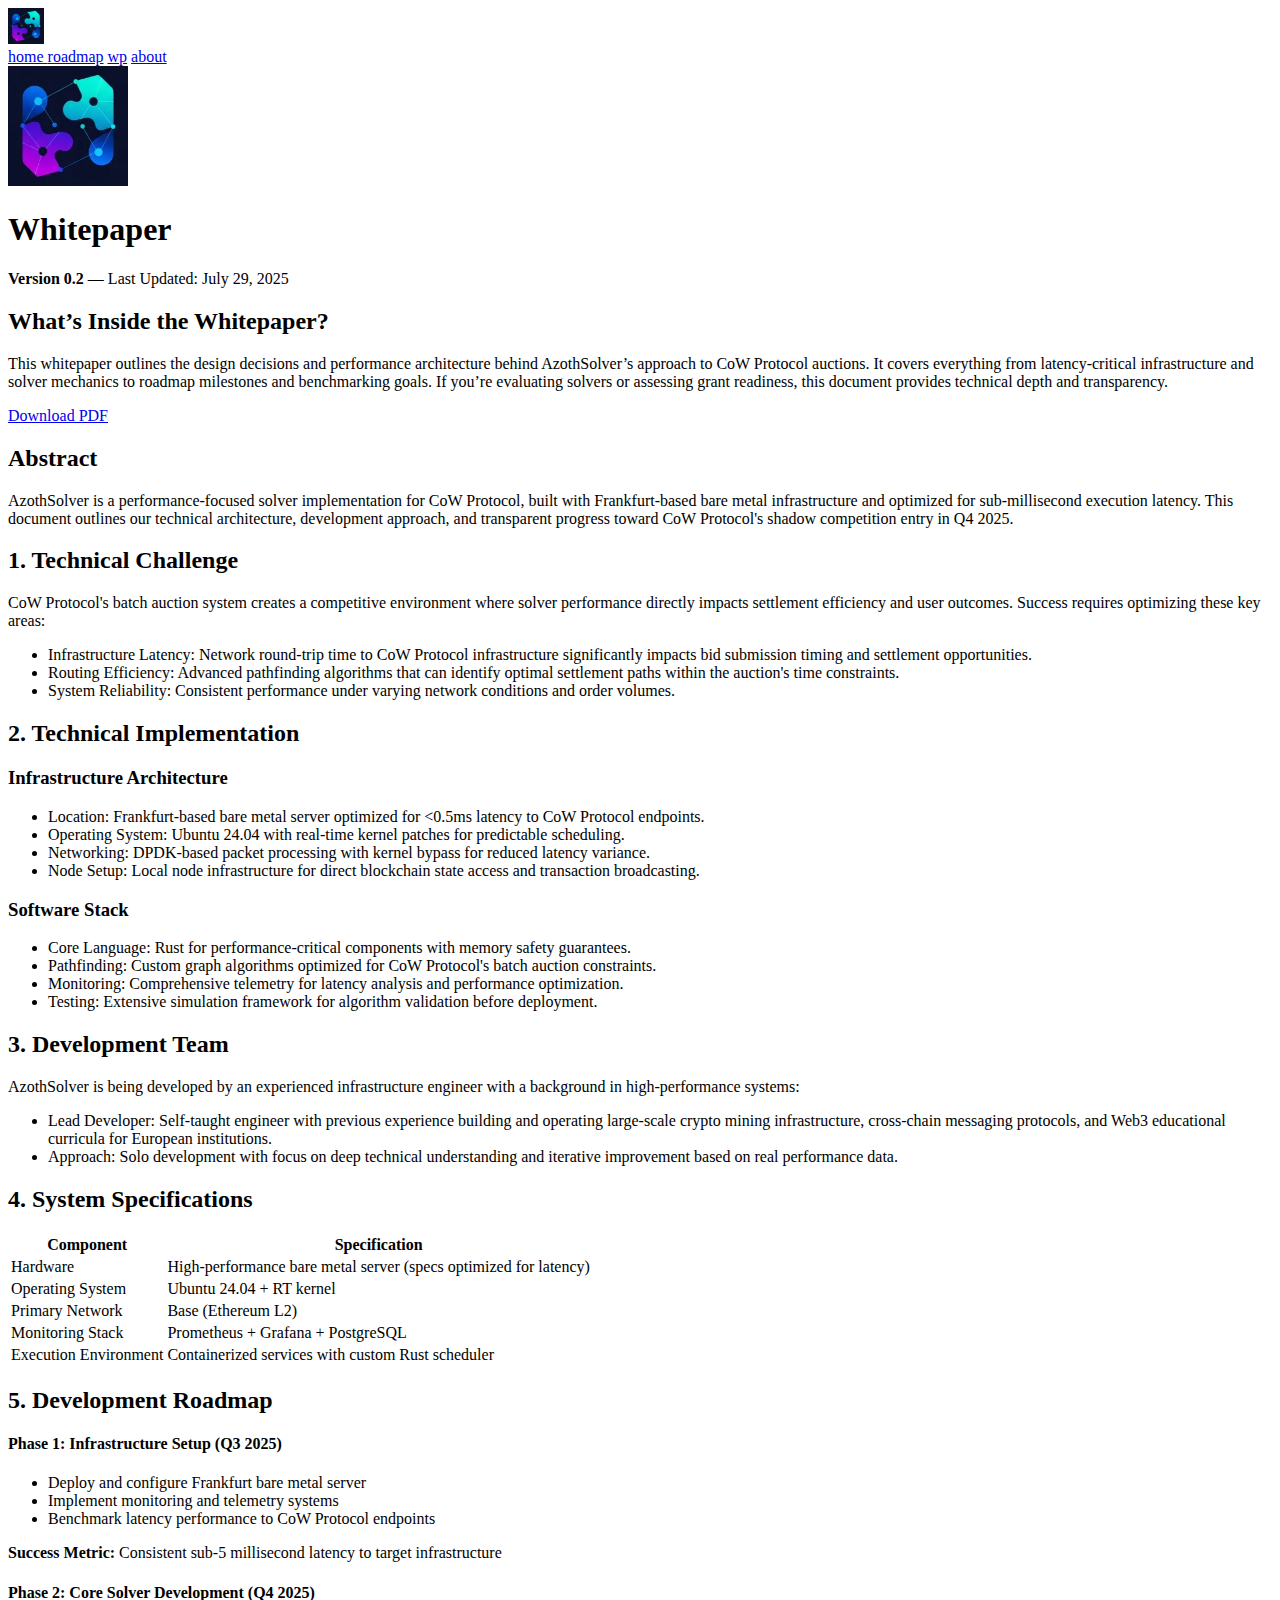
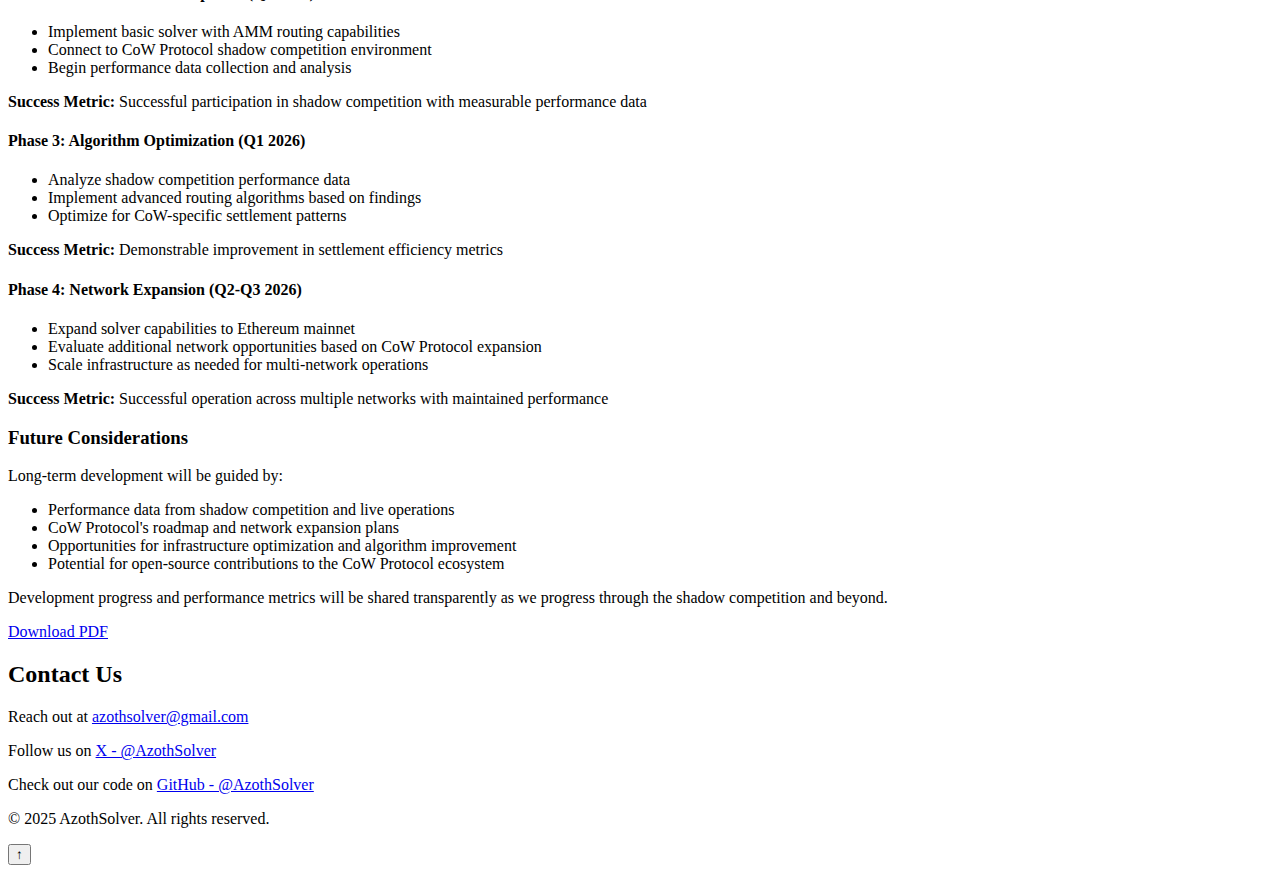
<file: whitepaper.html>
<!DOCTYPE html>
<html lang="en">

<head>
  <meta charset="UTF-8" />
  <meta name="viewport" content="width=device-width, initial-scale=1.0" />
  <meta name="description"
    content="AzothSolver Whitepaper: Technical implementation details for our CoW Protocol solver infrastructure." />

  <!-- Open Graph Tags (used by Twitter/X and other platforms) -->
  <meta property="og:title" content="AzothSolver Whitepaper" />
  <meta property="og:description"
    content="Technical details of AzothSolver’s high-performance CoW Protocol solver with sub-5ms latency." />
  <meta property="og:image" content="https://azothsolver-web.vercel.app/assets/images/twitter-card.webp" />
  <meta property="og:image:alt" content="AzothSolver Whitepaper" />
  <meta property="og:image:width" content="1200" />
  <meta property="og:image:height" content="630" />
  <meta property="og:type" content="article" />
  <meta property="og:url" content="https://azothsolver-web.vercel.app/whitepaper.html" />
  <meta property="og:site_name" content="AzothSolver" />

  <!-- Twitter/X Card Tags -->
  <meta name="twitter:card" content="summary_large_image" />
  <meta name="twitter:site" content="@AzothSolver" />
  <meta name="twitter:creator" content="@AzothSolver" />
  <meta name="twitter:title" content="AzothSolver Whitepaper" />
  <meta name="twitter:description"
    content="Technical details of AzothSolver’s high-performance CoW Protocol solver with sub-5ms latency." />
  <meta name="twitter:image" content="https://azothsolver-web.vercel.app/assets/images/twitter-card.webp" />
  <meta name="twitter:image:alt" content="AzothSolver Whitepaper" />

  <title>AzothSolver Whitepaper</title>

  <!-- Favicon and PWA Icons -->
  <link rel="icon" href="https://azothsolver-web.vercel.app/assets/images/favicon/favicon.ico" type="image/x-icon" />
  <link rel="apple-touch-icon" sizes="180x180"
    href="https://azothsolver-web.vercel.app/assets/images/favicon/apple-touch-icon.png" />
  <link rel="icon" type="image/png" sizes="32x32"
    href="https://azothsolver-web.vercel.app/assets/images/favicon/favicon-32x32.png" />
  <link rel="icon" type="image/png" sizes="16x16"
    href="https://azothsolver-web.vercel.app/assets/images/favicon/favicon-16x16.png" />
  <link rel="manifest" href="https://azothsolver-web.vercel.app/assets/images/favicon/site.webmanifest" />

  <!-- Preload assets -->
  <link rel="preload" href="https://azothsolver-web.vercel.app/assets/images/logo.webp" as="image" />
  <link rel="preload" href="https://azothsolver-web.vercel.app/assets/fonts/inter-400.woff2" as="font" type="font/woff2"
    crossorigin />
  <link rel="preload" href="https://azothsolver-web.vercel.app/assets/fonts/inter-700.woff2" as="font" type="font/woff2"
    crossorigin />
  <link rel="preload" href="https://azothsolver-web.vercel.app/assets/fonts/space-grotesk-700.woff2" as="font"
    type="font/woff2" crossorigin />

  <!-- Link to external CSS file -->
  <link rel="stylesheet" href="https://azothsolver-web.vercel.app/assets/css/styles.css" />
</head>

<body>

  <nav class="top-nav">
    <a href="/" class="mini-logo-link">
      <img src="assets/images/logo.webp" alt="AzothSolver Logo" class="mini-logo" width="36" height="36" />
    </a>

    <div class="nav-buttons">
      <a href="/" class="nav-button secondary" aria-label="Home">
        home </a>
      <a href="/roadmap.html" class="nav-button tertiary">roadmap</a>
      <a href="/whitepaper.html" class="nav-button secondary">wp</a>
      <a href="/about.html" class="nav-button tertiary">about</a>

    </div>
  </nav>

  <header>
    <a href="/index.html">
      <img src="/assets/images/logo.webp" alt="AzothSolver Logo" class="logo" width="120" height="120" />
    </a>
    <h1>Whitepaper</h1>
    <p class="tagline"><strong>Version 0.2</strong> — Last Updated: July 29, 2025</p>
    <div class="pixel-bar">
      <div class="pixel" style="--n:1"></div>
      <div class="pixel" style="--n:2"></div>
      <div class="pixel" style="--n:3"></div>
      <div class="pixel" style="--n:4"></div>
      <div class="pixel" style="--n:5"></div>
      <div class="pixel" style="--n:6"></div>
      <div class="pixel" style="--n:7"></div>
      <div class="pixel" style="--n:8"></div>
      <div class="pixel" style="--n:9"></div>
      <div class="pixel" style="--n:10"></div>
    </div>
  </header>

  <main>

    <section class="content-section">
      <h2>What’s Inside the Whitepaper?</h2>
      <p>
        This whitepaper outlines the design decisions and performance architecture behind AzothSolver’s approach to CoW Protocol auctions. 
        It covers everything from latency-critical infrastructure and solver mechanics to roadmap milestones and benchmarking goals. 
        If you’re evaluating solvers or assessing grant readiness, this document provides technical depth and transparency.
      </p>
    </section>
    
    <div class="page-nav">
      <a href="/assets/documents/AzothSolver-Whitepaper.pdf" target="_blank" rel="noopener noreferrer"
        class="cta-button">Download PDF</a>
    </div>

    <section class="content-section">
      <h2>Abstract</h2>
      <p>AzothSolver is a performance-focused solver implementation for CoW Protocol, built with Frankfurt-based bare
        metal infrastructure and optimized for sub-millisecond execution latency. This document outlines our technical
        architecture, development approach, and transparent progress toward CoW Protocol's shadow competition entry in
        Q4 2025.</p>
    </section>

    <section class="content-section">
      <h2>1. Technical Challenge</h2>
      <p>CoW Protocol's batch auction system creates a competitive environment where solver performance directly impacts
        settlement efficiency and user outcomes. Success requires optimizing these key areas:</p>

      <div class="content-list">
        <ul>
          <li><span class="highlight">Infrastructure Latency:</span> Network round-trip time to CoW Protocol
            infrastructure significantly impacts bid submission timing and settlement opportunities.</li>
          <li><span class="highlight">Routing Efficiency:</span> Advanced pathfinding algorithms that can identify
            optimal settlement paths within the auction's time constraints.</li>
          <li><span class="highlight">System Reliability:</span> Consistent performance under varying network conditions
            and order volumes.</li>
        </ul>
      </div>
    </section>

    <section class="content-section">
      <h2>2. Technical Implementation</h2>

      <h3>Infrastructure Architecture</h3>
      <div class="content-list">
        <ul>
          <li><span class="highlight">Location:</span> Frankfurt-based bare metal server optimized for <0.5ms latency to
              CoW Protocol endpoints.</li>
          <li><span class="highlight">Operating System:</span> Ubuntu 24.04 with real-time kernel patches for
            predictable scheduling.</li>
          <li><span class="highlight">Networking:</span> DPDK-based packet processing with kernel bypass for reduced
            latency variance.</li>
          <li><span class="highlight">Node Setup:</span> Local node infrastructure for direct blockchain state access
            and transaction broadcasting.</li>
        </ul>
      </div>

      <h3>Software Stack</h3>
      <div class="content-list">
        <ul>
          <li><span class="highlight">Core Language:</span> Rust for performance-critical components with memory safety
            guarantees.</li>
          <li><span class="highlight">Pathfinding:</span> Custom graph algorithms optimized for CoW Protocol's batch
            auction constraints.</li>
          <li><span class="highlight">Monitoring:</span> Comprehensive telemetry for latency analysis and performance
            optimization.</li>
          <li><span class="highlight">Testing:</span> Extensive simulation framework for algorithm validation before
            deployment.</li>
        </ul>
      </div>
    </section>

    <section class="content-section">
      <h2>3. Development Team</h2>
      <p>AzothSolver is being developed by an experienced infrastructure engineer with a background in high-performance
        systems:</p>

      <div class="content-list">
        <ul>
          <li><span class="highlight">Lead Developer:</span> Self-taught engineer with previous experience building and
            operating large-scale crypto mining infrastructure, cross-chain messaging protocols, and Web3 educational
            curricula for European institutions.</li>
          <li><span class="highlight">Approach:</span> Solo development with focus on deep technical understanding and
            iterative improvement based on real performance data.</li>
        </ul>
      </div>
    </section>

    <section class="content-section">
      <h2>4. System Specifications</h2>

      <div class="specs-table">
        <table>
          <thead>
            <tr>
              <th>Component</th>
              <th>Specification</th>
            </tr>
          </thead>
          <tbody>
            <tr>
              <td>Hardware</td>
              <td>High-performance bare metal server (specs optimized for latency)</td>
            </tr>
            <tr>
              <td>Operating System</td>
              <td>Ubuntu 24.04 + RT kernel</td>
            </tr>
            <tr>
              <td>Primary Network</td>
              <td>Base (Ethereum L2)</td>
            </tr>
            <tr>
              <td>Monitoring Stack</td>
              <td>Prometheus + Grafana + PostgreSQL</td>
            </tr>
            <tr>
              <td>Execution Environment</td>
              <td>Containerized services with custom Rust scheduler</td>
            </tr>
          </tbody>
        </table>
      </div>
    </section>

    <section class="content-section">
      <h2>5. Development Roadmap</h2>

      <div class="roadmap-phase">
        <h4>Phase 1: Infrastructure Setup (Q3 2025)</h4>
        <ul>
          <li>Deploy and configure Frankfurt bare metal server</li>
          <li>Implement monitoring and telemetry systems</li>
          <li>Benchmark latency performance to CoW Protocol endpoints</li>
        </ul>
        <div class="success-metric">
          <strong>Success Metric:</strong> Consistent sub-5 millisecond latency to target infrastructure
        </div>
      </div>

      <div class="roadmap-phase">
        <h4>Phase 2: Core Solver Development (Q4 2025)</h4>
        <ul>
          <li>Implement basic solver with AMM routing capabilities</li>
          <li>Connect to CoW Protocol shadow competition environment</li>
          <li>Begin performance data collection and analysis</li>
        </ul>
        <div class="success-metric">
          <strong>Success Metric:</strong> Successful participation in shadow competition with measurable performance
          data
        </div>
      </div>

      <div class="roadmap-phase">
        <h4>Phase 3: Algorithm Optimization (Q1 2026)</h4>
        <ul>
          <li>Analyze shadow competition performance data</li>
          <li>Implement advanced routing algorithms based on findings</li>
          <li>Optimize for CoW-specific settlement patterns</li>
        </ul>
        <div class="success-metric">
          <strong>Success Metric:</strong> Demonstrable improvement in settlement efficiency metrics
        </div>
      </div>

      <div class="roadmap-phase">
        <h4>Phase 4: Network Expansion (Q2-Q3 2026)</h4>
        <ul>
          <li>Expand solver capabilities to Ethereum mainnet</li>
          <li>Evaluate additional network opportunities based on CoW Protocol expansion</li>
          <li>Scale infrastructure as needed for multi-network operations</li>
        </ul>
        <div class="success-metric">
          <strong>Success Metric:</strong> Successful operation across multiple networks with maintained performance
        </div>
      </div>

      <div class="content-list">
        <h3>Future Considerations</h3>
        <p style="text-align: left; margin-bottom: 15px;">Long-term development will be guided by:</p>
        <ul>
          <li>Performance data from shadow competition and live operations</li>
          <li>CoW Protocol's roadmap and network expansion plans</li>
          <li>Opportunities for infrastructure optimization and algorithm improvement</li>
          <li>Potential for open-source contributions to the CoW Protocol ecosystem</li>
        </ul>
      </div>
    </section>

    <section class="content-section">

      <p class="footnote">Development progress and performance metrics will be shared transparently as we progress
        through the shadow competition and beyond.</p>

    </section>

    <div class="page-nav">
      <a href="/assets/documents/AzothSolver-Whitepaper.pdf" target="_blank" rel="noopener noreferrer"
        class="cta-button">Download PDF</a>
    </div>




    <section class="contact">
      <h2>Contact Us</h2>
      <p>Reach out at <a href="mailto:azothsolver@gmail.com" class="contact-link">azothsolver@gmail.com</a></p>
      <p>Follow us on <a href="https://x.com/AzothSolver" class="contact-link" target="_blank"
          rel="noopener noreferrer">X - @AzothSolver</a></p>
      <p>Check out our code on <a href="https://github.com/AzothSolver" class="contact-link" target="_blank"
          rel="noopener noreferrer">GitHub - @AzothSolver</a></p>
    </section>
  </main>

  <footer>
    <div class="pixel-bar">
      <div class="pixel" style="--n:1"></div>
      <div class="pixel" style="--n:2"></div>
      <div class="pixel" style="--n:3"></div>
      <div class="pixel" style="--n:4"></div>
      <div class="pixel" style="--n:5"></div>
      <div class="pixel" style="--n:6"></div>
      <div class="pixel" style="--n:7"></div>
      <div class="pixel" style="--n:8"></div>
      <div class="pixel" style="--n:9"></div>
      <div class="pixel" style="--n:10"></div>
    </div>
    <p>© 2025 AzothSolver. All rights reserved.</p>
  </footer>

  <button id="back-to-top" class="back-to-top" aria-label="Back to Top">↑</button>


  <script>
    const miniLogo = document.querySelector('.mini-logo');
    const header = document.querySelector('header');

    const observer = new IntersectionObserver(
      ([entry]) => {
        if (!entry.isIntersecting) {
          miniLogo.classList.add('visible');
        } else {
          miniLogo.classList.remove('visible');
        }
      },
      { rootMargin: "-80px 0px 0px 0px" } // triggers a bit earlier
    );

    observer.observe(header);
  </script>

  <script>
    // Show/hide back-to-top button based on scroll position
    window.addEventListener('scroll', () => {
      const button = document.getElementById('back-to-top');
      if (window.scrollY > 300) { // Show button after scrolling 300px
        button.classList.add('visible');
      } else {
        button.classList.remove('visible');
      }
    });

    // Smooth scroll to top when button is clicked
    document.getElementById('back-to-top').addEventListener('click', () => {
      window.scrollTo({ top: 0, behavior: 'smooth' });
    });
  </script>
</body>

</html>
</file>
<file: assets/css/styles.css>
/* === GLOBAL RESET === */
*,
*::before,
*::after {
  box-sizing: border-box;
}

body {
  margin: 0;
  font-family: 'Inter', Arial, sans-serif;
  background-color: var(--background-dark);
  background-image: radial-gradient(ellipse at top, #2A2640 0%, var(--background-dark) 70%);
  color: var(--text-primary);
  min-height: 100vh;
  display: flex;
  flex-direction: column;
  overflow-x: hidden;
}

/* === VARIABLES === */
:root {
  --background-dark: #0A0917;
  --background-light: #181628;
  --accent-primary: #8A42D1;
  --accent-secondary: #42C2D1;
  --text-primary: #EAEAF2;
  --text-secondary: #A0A0B0;
}

/* === FONTS === */
@font-face {
  font-family: 'Inter';
  font-style: normal;
  font-weight: 400;
  src: url('../fonts/inter-400.woff2') format('woff2');
  font-display: swap;
}

@font-face {
  font-family: AZoth;
  font-style: normal;
  font-weight: 700;
  src: url('../fonts/inter-700.woff2') format('woff2');
  font-display: swap;
}

@font-face {
  font-family: 'Space Grotesk';
  font-style: normal;
  font-weight: 700;
  src: url('../fonts/space-grotesk-700.woff2') format('woff2');
  font-display: swap;
}

/* === TYPOGRAPHY === */
h1,
h2,
h3,
h4 {
  font-family: 'Space Grotesk', sans-serif;
  text-align: center;
  color: white;
}

h1 {
  font-size: 3rem;
  text-shadow: 0 0 15px rgba(138, 66, 209, 0.4);
}

h2 {
  font-size: 2.5rem;
  margin-bottom: 20px;
}

h3 {
  font-size: 1.6rem;
  margin: 30px 0 15px;
  color: var(--text-primary);
}

h4 {
  font-size: 1.3rem;
  margin-bottom: 15px;
  color: var(--accent-primary);
}

.tagline {
  font-size: 1.25rem;
  color: var(--accent-secondary);
  margin-top: 10px;
  text-align: center;
}

.highlight {
  color: var(--accent-primary);
  font-weight: bold;
}

.accent-text {
  color: var(--accent-secondary);
  font-weight: bold;
}

/* === REUSABLE COMPONENTS === */
.frosted-box,
.content-list,
.specs-table,
.roadmap-phase,
.contact-section,
.card-item {
  background-color: rgba(24, 22, 40, 0.6);
  backdrop-filter: blur(10px);
  border: 1px solid rgba(138, 66, 209, 0.3);
  border-radius: 12px;
  padding: 30px;
  margin: 30px 0;
  width: 100%;
  box-sizing: border-box;
  overflow-x: visible;
}

.box-text {
  font-size: 1.15rem;
  line-height: 1.7;
  color: var(--text-primary);
  margin-bottom: 20px;
  overflow-wrap: anywhere;
}

.hover-lift:hover {
  transform: translateY(-3px);
  box-shadow: 0 6px 20px rgba(66, 194, 209, 0.5);
}

/* === HEADER === */
header {
  padding: 60px 20px;
  text-align: center;
  background: linear-gradient(180deg, rgba(138, 66, 209, 0.1), transparent);
}

.logo {
  max-width: 120px;
  margin-bottom: 25px;
  background-color: rgba(255, 255, 255, 0.1);
  border-radius: 30px;
  padding: 10px;
  box-shadow: 0 0 15px rgba(138, 66, 209, 0.3);
  transition: transform 0.3s ease, box-shadow 0.3s ease;
}

.logo:hover {
  transform: scale(1.05);
  box-shadow: 0 0 20px rgba(138, 66, 209, 0.5);
}

/* === MAIN === */
main {
  max-width: 800px;
  margin: 40px auto;
  padding: 0 20px;
  text-align: center;
  flex-grow: 1;
}

.pitch,
.content-section {
  margin-bottom: 60px;
}

.pitch p,
.content-section p,
.card-item p,
.dev-tracker p {
  font-size: 1.15rem;
  line-height: 1.7;
  color: var(--text-primary);
  margin-bottom: 20px;
  overflow-wrap: anywhere;
}

.page-nav {
  display: flex;
  justify-content: space-between;
  align-items: center;
  margin-bottom: 60px;
  flex-wrap: wrap;
  gap: 15px;
}

/* === CTA BUTTONS === */
.cta-button {
  display: inline-block;
  padding: 15px 35px;
  font-family: 'Space Grotesk', sans-serif;
  font-size: 1.1rem;
  font-weight: 700;
  color: white;
  background-color: var(--accent-primary);
  border: none;
  border-radius: 8px;
  text-decoration: none;
  text-transform: uppercase;
  letter-spacing: 0.05em;
  box-shadow: 0 4px 15px rgba(138, 66, 209, 0.4);
  transition: all 0.3s ease;
}

.cta-button:hover {
  background-color: var(--accent-secondary);
  transform: translateY(-3px);
  box-shadow: 0 6px 20px rgba(66, 194, 209, 0.5);
}

.cta-button.secondary,
.cta-button.tertiary {
  background-color: transparent;
  border: 2px solid currentColor;
  color: currentColor;
}

.cta-button.secondary:hover,
.cta-button.tertiary:hover {
  background-color: currentColor;
  color: white;
}

.cta-button.secondary {
  color: var(--accent-primary);
}

.cta-button.tertiary {
  color: var(--accent-secondary);
}

/* === PIXELS === */
.pixel-bar {
  display: flex;
  justify-content: center;
  gap: 8px;
  margin-top: 60px;
}

.pixel {
  width: 12px;
  height: 12px;
  background-color: var(--text-primary);
  animation: pixelBlink 2s infinite;
  border-radius: 2px;
}

.pixel:nth-child(n) {
  animation-delay: calc(0.2s * var(--n));
}

@keyframes pixelBlink {
  0% {
    background-color: var(--text-primary);
    box-shadow: 0 0 5px var(--text-primary);
  }

  50% {
    background-color: var(--accent-primary);
    box-shadow: 0 0 10px var(--accent-primary);
  }

  100% {
    background-color: var(--accent-secondary);
    box-shadow: 0 0 5px var(--accent-secondary);
  }
}

/* === SECTION BLOCKS === */
.partners,
.contact,
.dev-tracker {
  margin-top: 80px;
  padding-top: 40px;
  border-top: 1px solid rgba(140, 139, 158, 0.2);
}

.partners h2,
.contact h2,
.dev-tracker h2 {
  font-size: 1.1rem;
  letter-spacing: 0.1em;
  text-transform: uppercase;
  margin-bottom: 20px;
  color: var(--text-secondary);
}

.partner-logos {
  display: flex;
  flex-wrap: wrap;
  justify-content: center;
  gap: 35px;
}

.partner-logos img {
  height: 35px;
  max-width: 100px;
  filter: grayscale(100%) opacity(60%);
  transition: all 0.3s ease;
}

.partner-logos img:hover {
  filter: none;
  opacity: 1;
  transform: scale(1.1);
}

.contact-link {
  color: var(--accent-primary);
  text-decoration: none;
  transition: color 0.3s ease;
}

.contact-link:hover {
  color: var(--accent-secondary);
}

/* === TRACKER ITEMS === */
.tracker-grid {
  display: grid;
  grid-template-columns: repeat(auto-fit, minmax(280px, 1fr));
  gap: 15px;
  max-width: 700px;
  margin: 0 auto;
}

.tracker-item {
  background: var(--frosted-bg);
  backdrop-filter: blur(6px);
  padding: 20px;
  border-radius: 12px;
  box-shadow: var(--shadow);
}

.tracker-item:hover {
  transform: translateY(-2px);
  box-shadow: 0 4px 15px rgba(138, 66, 209, 0.2);
}

.tracker-item.completed {
  border-color: rgba(66, 194, 209, 0.5);
  background-color: rgba(66, 194, 209, 0.1);
}

.tracker-item.in-progress {
  border-color: rgba(255, 193, 7, 0.5);
  background-color: rgba(255, 193, 7, 0.1);
}

.tracker-item.pending {
  border-color: rgba(220, 53, 69, 0.3);
  background-color: rgba(220, 53, 69, 0.05);
}

.status-icon {
  font-size: 1.2rem;
  flex-shrink: 0;
}

.task-text {
  font-size: 1rem;
  color: var(--text-primary);
  line-height: 1.4;
}

/* === LISTS & CONTENT === */
.content-list ul,
.roadmap-phase ul {
  list-style: none;
  padding: 0;
  margin: 0;
}

.content-list li,
.roadmap-phase li {
  display: flex;
  align-items: flex-start;
  gap: 15px;
  padding: 12px 0;
  font-size: 1.1rem;
  line-height: 1.6;
  color: var(--text-primary);
  border-bottom: 1px solid rgba(140, 139, 158, 0.1);
}

.content-list li:last-child,
.roadmap-phase li:last-child {
  border-bottom: none;
}

.content-list li::before {
  content: '»';
  color: var(--accent-primary);
  font-weight: bold;
  font-size: 1.2rem;
  flex-shrink: 0;
  margin-top: 2px;
}

.roadmap-phase li::before {
  content: '◦';
  color: var(--accent-secondary);
  font-weight: bold;
  flex-shrink: 0;
  margin-top: 4px;
}

.success-metric {
  background-color: rgba(66, 194, 209, 0.1);
  border: 1px solid rgba(66, 194, 209, 0.3);
  border-radius: 8px;
  padding: 15px;
  margin-top: 15px;
}

.success-metric strong {
  color: var(--accent-secondary);
}

/* === CARDS & FLOW === */
.card-grid {
  display: grid;
  grid-template-columns: repeat(auto-fit, minmax(240px, 1fr));
  gap: 20px;
}

.card-item {
  text-align: center;
  max-width: 100%;
  /* Prevent overflow */
}

.card-item p {
  font-size: 1.15rem;
  line-height: 1.7;
  color: var(--text-primary);
  margin-bottom: 20px;
  overflow-wrap: anywhere;
}

.flow-diagram {
  display: flex;
  flex-wrap: wrap;
  gap: 1rem;
  align-items: center;
  justify-content: center;
}

.flow-box {
  font-family: monospace;
  background-color: #1e1e1e;
  padding: 1rem;
  border-radius: 8px;
  width: fit-content;
  word-break: break-word;
  overflow-wrap: break-word;
  max-width: 100%;
  /* Prevent overflow */
}

.flow-item {
  text-align: center;
  max-width: 150px;
  width: 100%;
  /* Ensure it fits */
}

.flow-icon {
  font-size: 3rem;
  margin-bottom: 15px;
}

.flow-arrow {
  font-size: 2rem;
  color: var(--accent-primary);
}

/* === TABLE === */
table {
  width: 100%;
  border-collapse: collapse;
  min-width: 0;
  /* Remove fixed min-width to prevent overflow */
}

th,
td {
  padding: 12px;
  text-align: left;
  border-bottom: 1px solid rgba(140, 139, 158, 0.2);
  word-break: break-word;
  overflow-wrap: break-word;
  /* Ensure long text wraps */
}

th {
  font-family: 'Space Grotesk', sans-serif;
  font-size: 1.1rem;
  color: var(--text-primary);
  background-color: rgba(138, 66, 209, 0.1);
}

td {
  font-size: 1rem;
  color: var(--text-secondary);
}

th:nth-child(3),
th:nth-child(4),
td:nth-child(3),
td:nth-child(4) {
  text-align: center;
}

/* === FOOTER === */
footer {
  text-align: center;
  padding: 40px 20px;
  font-size: 0.9rem;
  color: var(--text-secondary);
}

.footnote {
  font-size: 0.95rem;
  color: var(--text-secondary);
  font-style: italic;
  text-align: center;
  margin-top: 20px;
}

/* === CTA BLOCKS === */
.whitepaper-cta,
.navigation-cta {
  display: flex;
  justify-content: center;
  gap: 20px;
  flex-wrap: wrap;
  margin-top: 50px;
}

.kpi-bar {
  transition: width 0.6s ease;
}

/* === MEDIA QUERIES === */
@media (max-width: 768px) {
  h1 {
    font-size: 2.2rem;
  }

  h2 {
    font-size: 2rem;
  }

  h3 {
    font-size: 1.4rem;
  }

  .pitch p,
  .content-section p,
  .card-item p,
  .dev-tracker p {
    font-size: 1rem;
  }

  header {
    padding: 30px 10px;
  }

  main {
    padding: 0 15px;
  }

  .cta-button {
    font-size: 1rem;
    padding: 12px 24px;
  }

  .page-nav {
    flex-direction: column;
  }

  th,
  td {
    padding: 10px;
  }

  .tracker-grid,
  .card-grid {
    grid-template-columns: 1fr;
  }

  .tracker-item {
    padding: 12px 14px;
  }

  .partner-logos img {
    max-width: 80px;
    height: auto;
  }

  .flow-diagram {
    flex-direction: column;
  }

  .flow-arrow {
    transform: rotate(90deg);
  }

  .flow-box {
    padding: 10px;
    font-size: 0.85rem;
  }

  .cow-participants {
    flex-direction: column;
    gap: 15px;
  }

  /* Allow table scrolling on mobile */
  .specs-table {
    overflow-x: auto;
  }
}

@media (max-width: 360px) {
  main {
    padding: 0 8px;
  }

  .cta-button {
    padding: 10px 15px;
    font-size: 0.9rem;
  }

  .cta-button.secondary {
    padding: 8px 13px;
  }

  .page-nav {
    gap: 8px;
  }

  th,
  td {
    padding: 6px;
    font-size: 0.85rem;
  }

  table {
    min-width: 0;
    /* Ensure table can shrink */
  }
}

/* === TOP NAVIGATION === */
.top-nav {
  position: fixed;
  top: 0;
  left: 0;
  right: 0;
  display: flex;
  justify-content: right;
  gap: 6px;
  padding: 9px 15px;
  background-color: rgba(10, 9, 23, 0.9);
  /* Matches --background-dark with opacity */
  backdrop-filter: blur(10px);
  border-bottom: 1px solid rgba(138, 66, 209, 0.3);
  z-index: 1000;
  flex-wrap: wrap;
}

.nav-button {
  display: inline-block;
  padding: 6px 15px;
  font-family: 'Space Grotesk', sans-serif;
  font-size: 1rem;
  font-weight: 700;
  color: white;
  background-color: var(--accent-primary);
  border: none;
  border-radius: 8px;
  text-decoration: none;
  text-transform: uppercase;
  letter-spacing: 0.05em;
  box-shadow: 0 4px 15px rgba(138, 66, 209, 0.4);
  transition: all 0.3s ease;
}

.nav-button:hover {
  background-color: var(--accent-secondary);
  transform: translateY(-3px);
  box-shadow: 0 6px 20px rgba(66, 194, 209, 0.5);
}

.nav-button.secondary,
.nav-button.tertiary {
  background-color: transparent;
  border: 2px solid currentColor;
  color: currentColor;
}

.nav-button.secondary {
  color: var(--accent-primary);
}

.nav-button.tertiary {
  color: var(--accent-secondary);
}

.nav-button.secondary:hover {
  background-color: var(--accent-primary);
  color: white;
  /* Ensure text stays white for contrast */
  transform: translateY(-3px);
  box-shadow: 0 6px 20px rgba(138, 66, 209, 0.5);
}

.nav-button.tertiary:hover {
  background-color: var(--accent-secondary);
  color: white;
  /* Ensure text stays white for contrast */
  transform: translateY(-3px);
  box-shadow: 0 6px 20px rgba(66, 194, 209, 0.5);
}

/* Adjust header padding to prevent overlap with fixed nav */
header {
  padding-top: 100px;
  /* Increased to account for nav height */
}

/* === MEDIA QUERIES === */
@media (max-width: 768px) {
  .top-nav {
    gap: 10px;
    padding: 10px 15px;
  }

  .nav-button {
    font-size: 0.9rem;
    padding: 8px 20px;
  }
}

@media (max-width: 360px) {
  .top-nav {
    gap: 8px;
    padding: 8px 10px;
  }

  .nav-button {
    font-size: 0.85rem;
    padding: 6px 15px;
  }
}

.mini-logo {
  display: none;
  height: 40px;
  width: 40px;
  transition: opacity 0.3s ease, transform 0.3s ease;
}

/* Shown when scrolled past header */
.mini-logo.visible {
  display: inline-block;
  opacity: 1;
  transform: scale(1);
}



/* === BACK TO TOP BUTTON === */
.back-to-top {
  position: fixed;
  bottom: 20px;
  right: 20px;
  width: 50px;
  /* Square shape */
  height: 50px;
  /* Square shape */
  font-family: 'Space Grotesk', sans-serif;
  font-size: 1.5rem;
  /* Size of the arrow */
  font-weight: 700;
  color: white;
  background-color: rgba(138, 66, 209, 0.8);
  /* --accent-primary with opacity */
  background-image: url('../images/logo.webp');
  /* Logo as background */
  background-size: 80%;
  /* Slightly smaller logo for subtlety */
  background-position: center;
  background-repeat: no-repeat;
  border: 2px solid var(--accent-primary);
  border-radius: 8px;
  /* Matches other buttons */
  box-shadow: 0 4px 15px rgba(138, 66, 209, 0.4);
  backdrop-filter: blur(10px);
  /* Frosted glass effect */
  opacity: 0;
  /* Hidden by default */
  visibility: hidden;
  transition: all 0.3s ease;
  cursor: pointer;
  display: flex;
  align-items: center;
  justify-content: center;
  z-index: 1000;
}

.back-to-top.visible {
  opacity: 1;
  visibility: visible;
}

.back-to-top:hover {
  background-color: var(--accent-secondary);
  /* Matches nav-button hover */
  border-color: var(--accent-secondary);
  transform: translateY(-3px);
  box-shadow: 0 6px 20px rgba(66, 194, 209, 0.5);
}

/* === MEDIA QUERIES === */
@media (max-width: 768px) {
  .back-to-top {
    width: 40px;
    /* Smaller for mobile */
    height: 40px;
    font-size: 1.2rem;
  }
}

@media (max-width: 360px) {
  .back-to-top {
    width: 35px;
    height: 35px;
    font-size: 1rem;
  }
}
</file>
